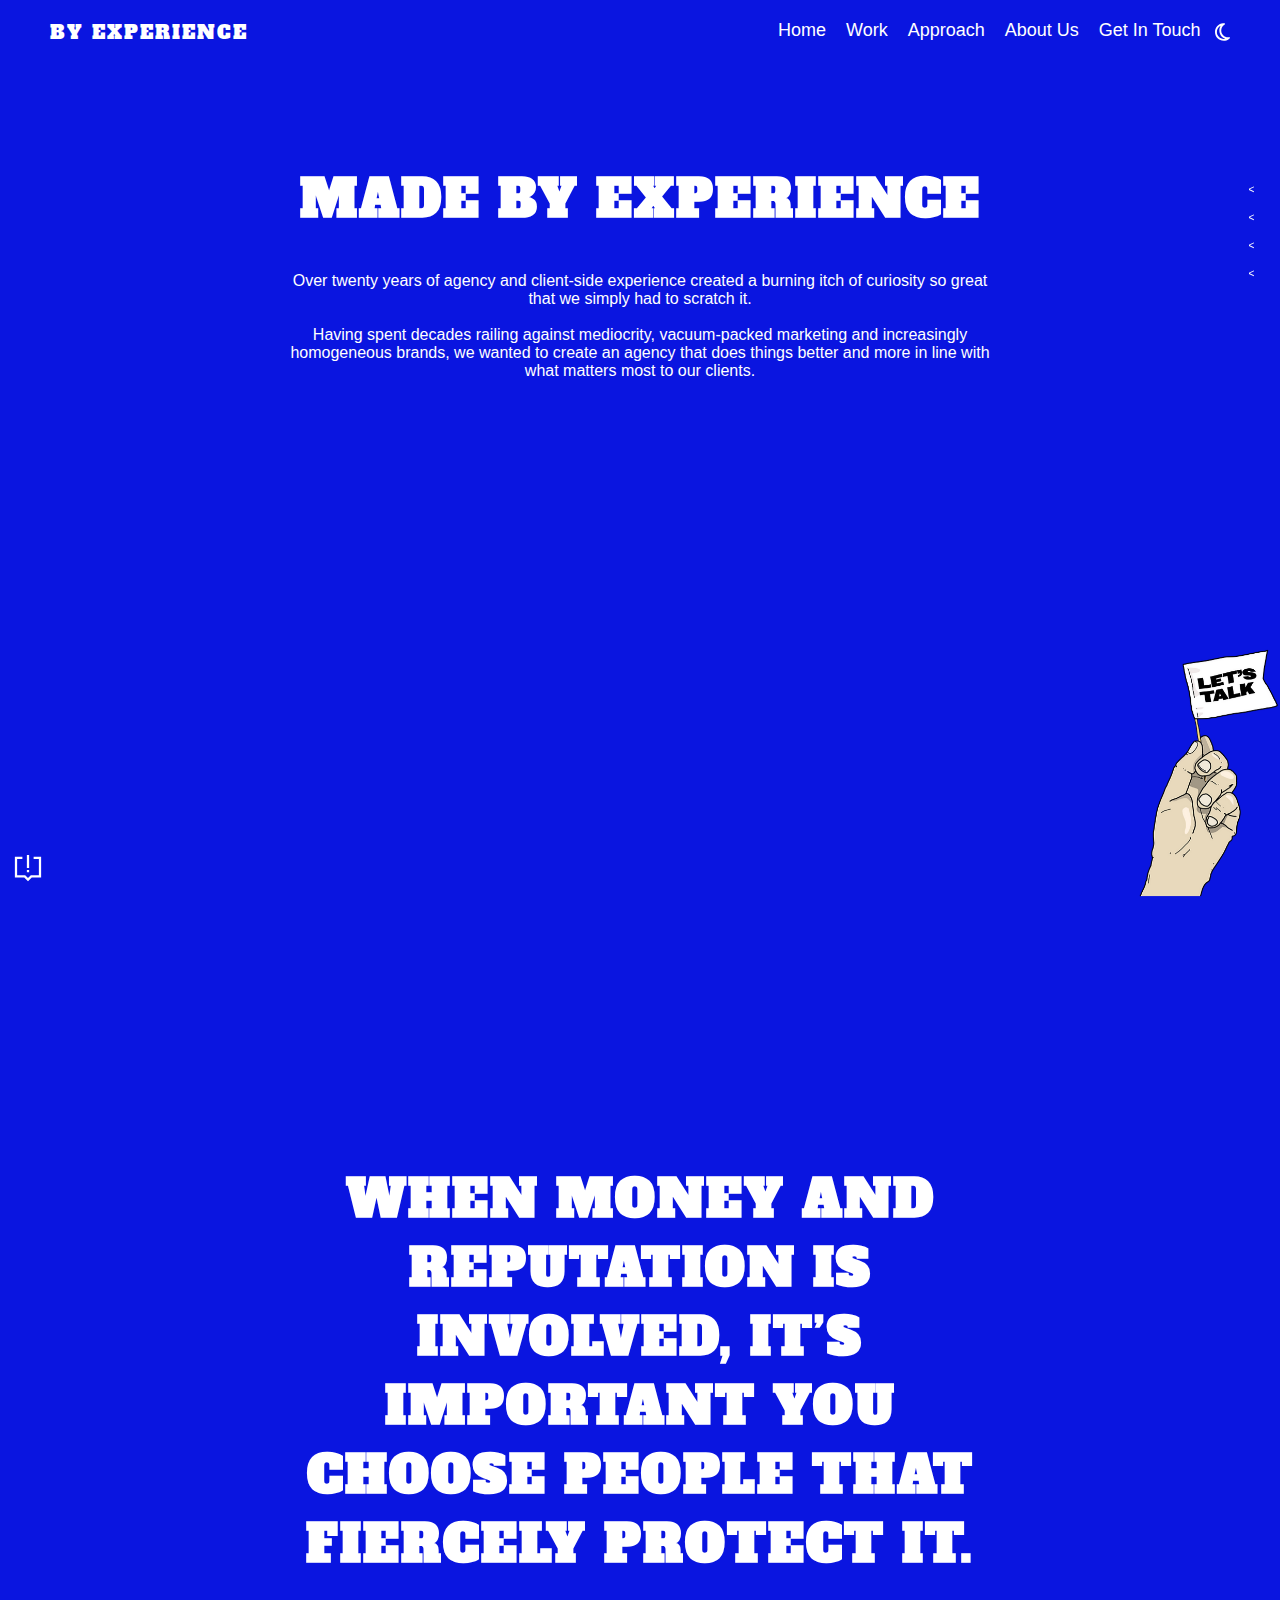
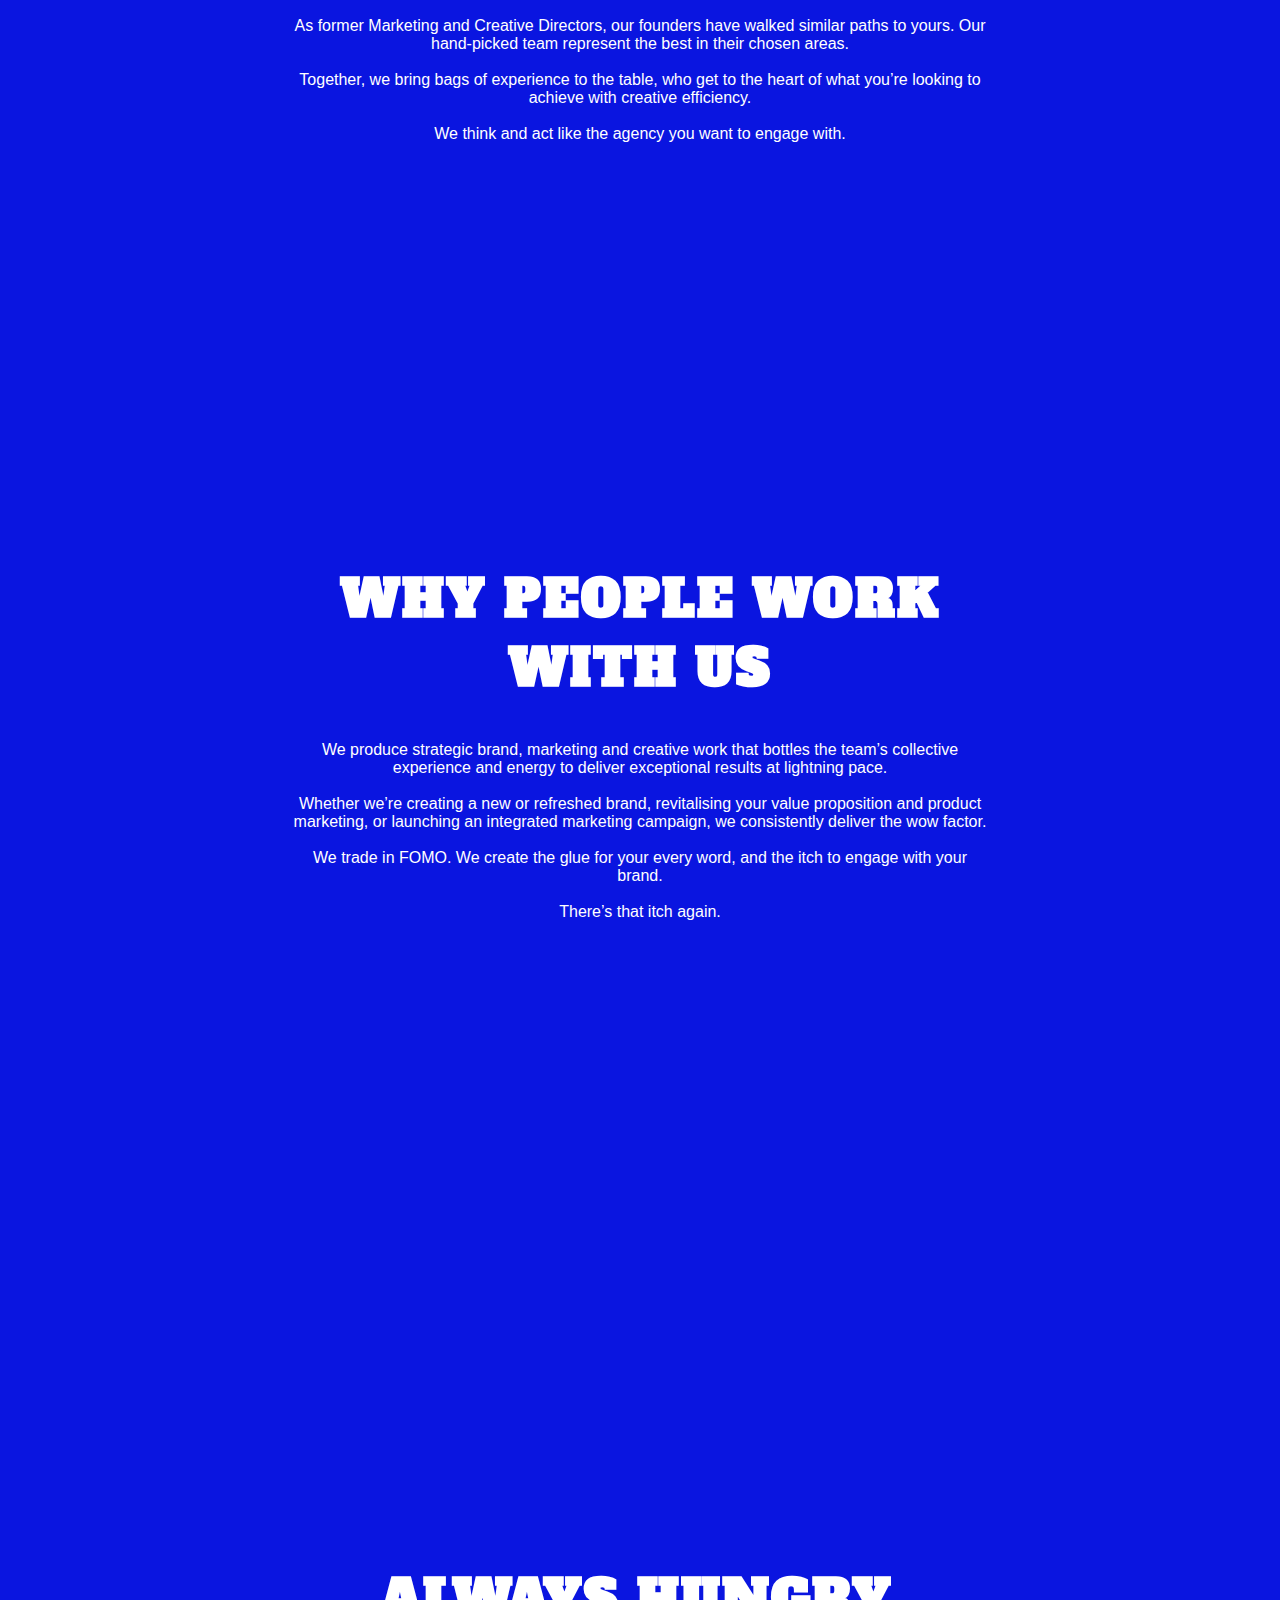
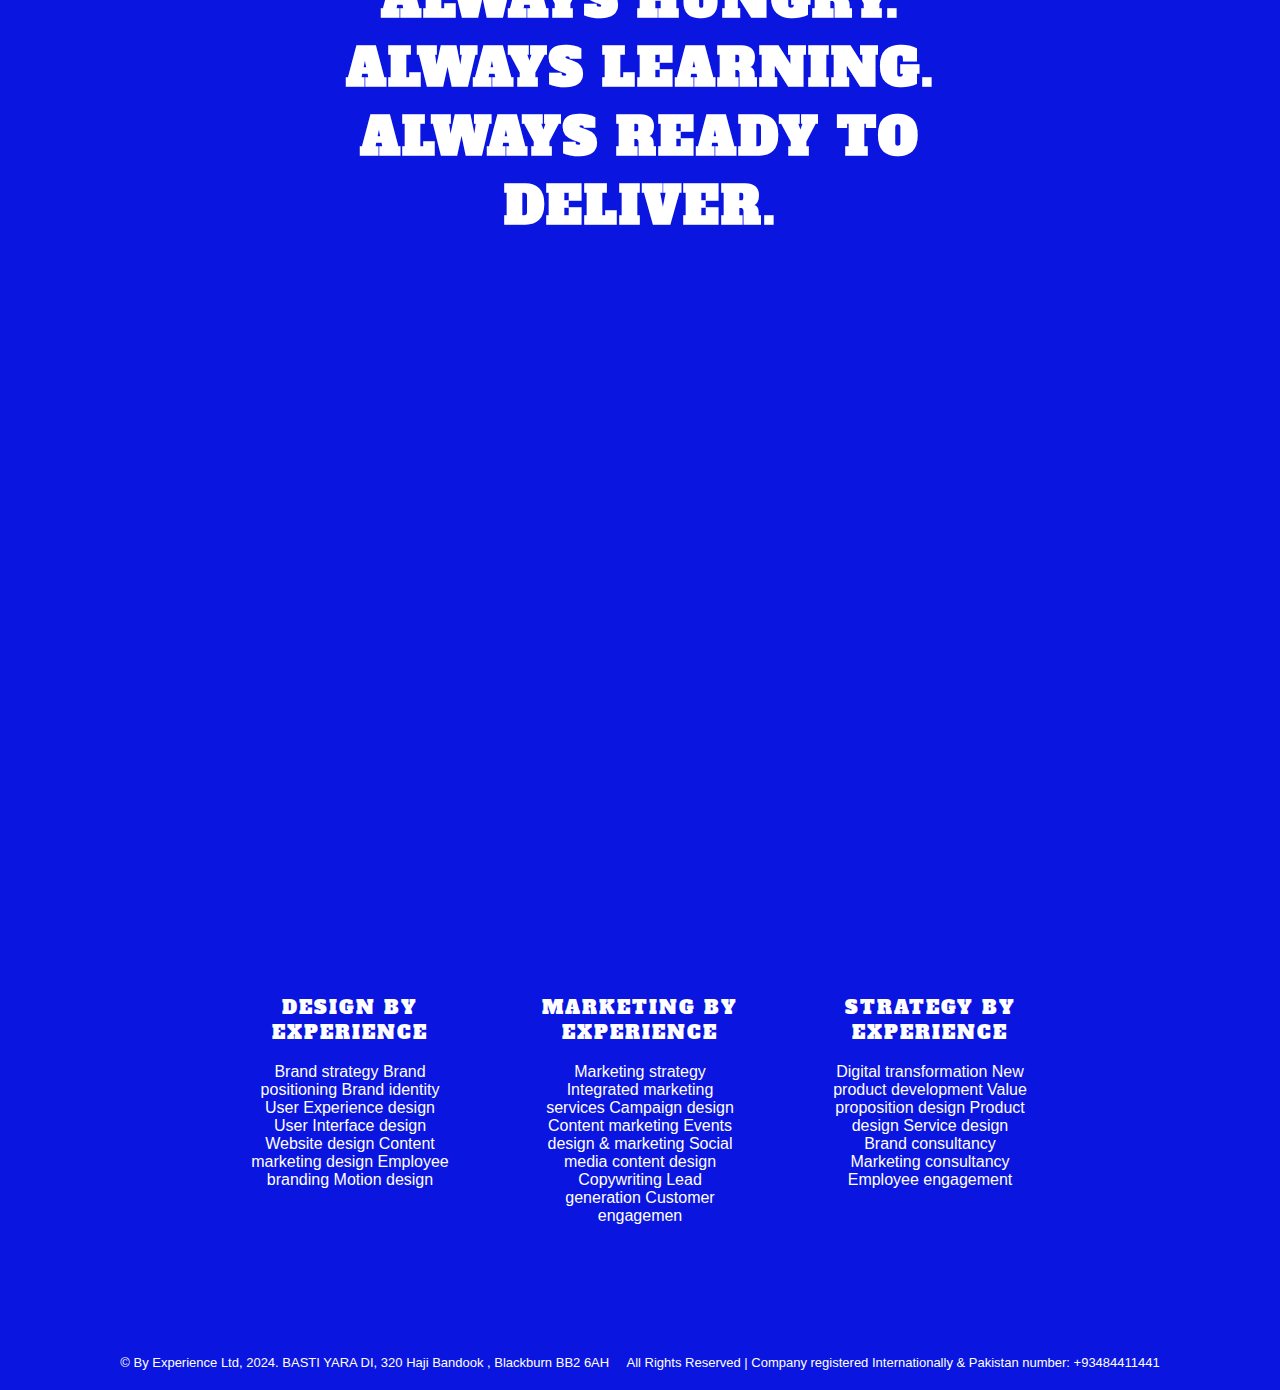
<file: about.html>
<!DOCTYPE html>
<html lang="en">
  <head>
    <meta charset="UTF-8" />
    <meta name="viewport" content="width=device-width, initial-scale=1.0" />
    <link
      rel="stylesheet"
      href="https://cdnjs.cloudflare.com/ajax/libs/font-awesome/6.5.1/css/all.min.css"
      integrity="sha512-DTOQO9RWCH3ppGqcWaEA1BIZOC6xxalwEsw9c2QQeAIftl+Vegovlnee1c9QX4TctnWMn13TZye+giMm8e2LwA=="
      crossorigin="anonymous"
      referrerpolicy="no-referrer"
    />
    <link rel="stylesheet" href="style.css" />
    <title>By Experience</title>
  </head>
  <body>
    <div class="navbar">
      <div class="logo">
        <h3>BY EXPERIENCE</h3>
      </div>
      <div class="nav">
        <a href="index.html">Home</a><a href="work.html">Work</a
        ><a href="approach.html">Approach</a><a href="about.html">About Us</a
        ><a href="touch.html">Get In Touch</a> <img id="modes" src="svg/moon-regular (1).svg" alt="">
      </div>
      <div class="icons">
        <ul>
          <li><i class="fa-brands fa-twitter"></i></li>
          <li><i class="fa-brands fa-instagram"></i></li>
          <li><i class="fa-brands fa-github"></i></li>
          <li><i class="fa-brands fa-linkedin"></i></li>
        </ul>
      </div>
    </div>
    <div class="aboutpage">
        <h1>MADE BY EXPERIENCE
        </h1>
        <br />
        <p>
            Over twenty years of agency and client-side experience created a burning itch of curiosity so great that we simply had to scratch it.
        </p><br>
        <p>
            Having spent decades railing against mediocrity, vacuum-packed marketing and increasingly homogeneous brands, we wanted to create an agency that does things better and more in line with what matters most to our clients.
        </p>
      </div>
      <div class="aboutpage">
        <h1>WHEN MONEY AND REPUTATION IS INVOLVED, IT’S IMPORTANT YOU CHOOSE PEOPLE THAT FIERCELY PROTECT IT.
        </h1>
        <br />
        <p>
            As former Marketing and Creative Directors, our founders have walked similar paths to yours. Our hand-picked team represent the best in their chosen areas.
        </p>
        <br>
        <p>
            Together, we bring bags of experience to the table, who get to the heart of what you’re looking to achieve with creative efficiency.
        </p>
        <br>
        <p>
            We think and act like the agency you want to engage with.
        </p>
      </div>
      <div class="aboutpage">
        <h1>WHY PEOPLE WORK WITH US
        </h1>
        <br />
        <p>
            We produce strategic brand, marketing and creative work that bottles the team’s collective experience and energy to deliver exceptional results at lightning pace.
        </p>
        <br>
        <p>
            Whether we’re creating a new or refreshed brand, revitalising your value proposition and product marketing, or launching an integrated marketing campaign, we consistently deliver the wow factor.
        </p><br>
        <p>
            We trade in FOMO. We create the glue for your every word, and the itch to engage with your brand.
        </p>
        <br>
        <p>
            There’s that itch again.
        </p>
      </div>

    
    <div class="aboutpage">
        <h1>ALWAYS HUNGRY. ALWAYS LEARNING. ALWAYS READY TO DELIVER.
        </h1>
        <br/>
      </div>
      <div class="cards">
        <div class="card">
          <h3>DESIGN BY EXPERIENCE</h3>
          <br />
          <p>
              Brand strategy
  
              Brand positioning
              
              Brand identity
              
              User Experience design
              
              User Interface design
              
              Website design
              
              Content marketing design
              
              Employee branding
              
              Motion design
          </p>
        </div>
        <div class="card">
          <h3>MARKETING BY EXPERIENCE</h3>
          <br />
          <p>
              Marketing strategy
  
              Integrated marketing services
              
              Campaign design
              
              Content marketing
              
              Events design & marketing
              
              Social media content design
              
              Copywriting
              
              Lead generation
              
              Customer engagemen
          </p>
        </div>
        <div class="card">
          <h3>STRATEGY BY EXPERIENCE</h3>
          <br />
          <p>
              Digital transformation
  
              New product development
              
              Value proposition design
              
              Product design
              
              Service design
              
              Brand consultancy
              
              Marketing consultancy
              
              Employee engagement
          </p>
        </div>
      </div>
  
      <footer>
        <p>
          © By Experience Ltd, 2024. BASTI YARA DI, 320 Haji Bandook , Blackburn
          BB2 6AH &nbsp;&nbsp;&nbsp; All Rights Reserved | Company registered
          Internationally & Pakistan number: +93484411441
        </p>
      </footer>
     <script src="script.js"></script>
    </body>
    
    <div class="feedbackimage"><a href="feedback.html"><img src="images/feedback-backup-svgrepo-com.svg"></a>
      <span class="tooltiptext">Feedback</span></div> <div class="talkimage"><a href="touch.html"><img src="images/lets talk png.webp" alt=""></a></div>
    </head>
</file>
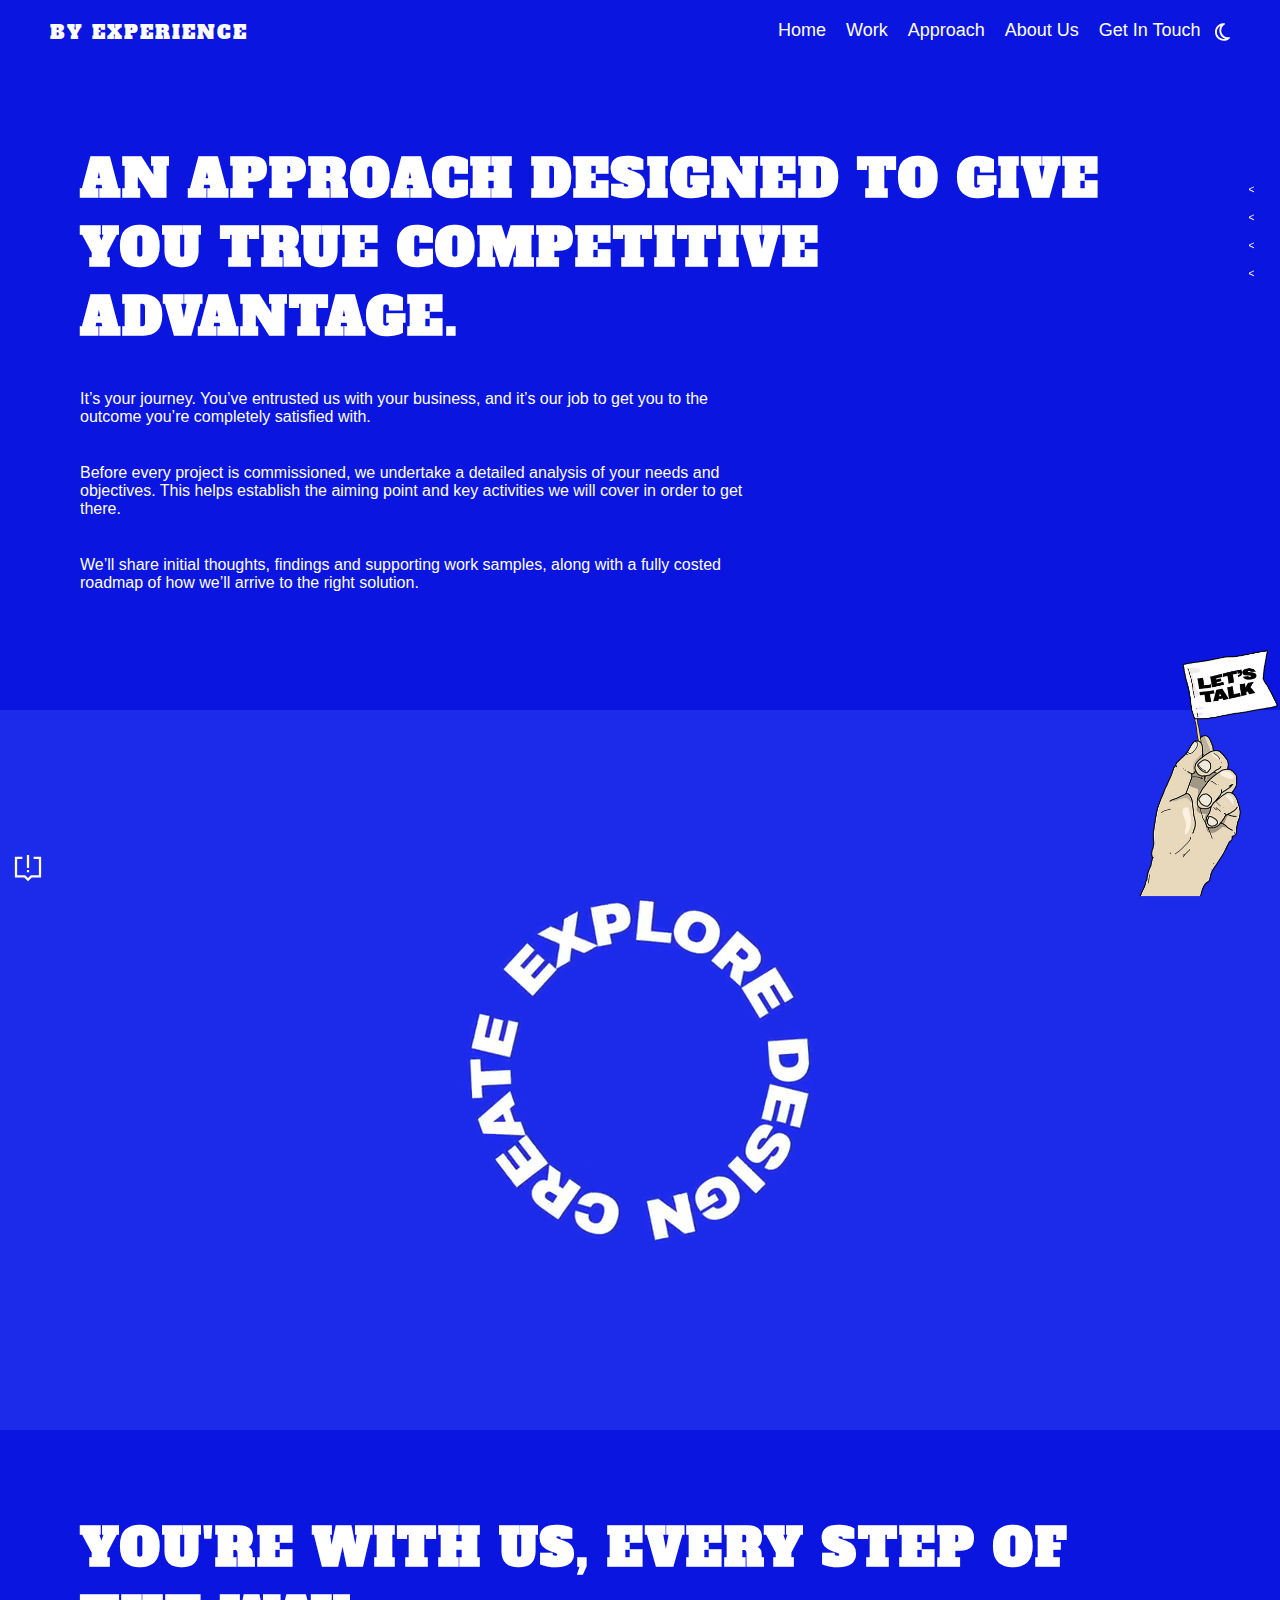
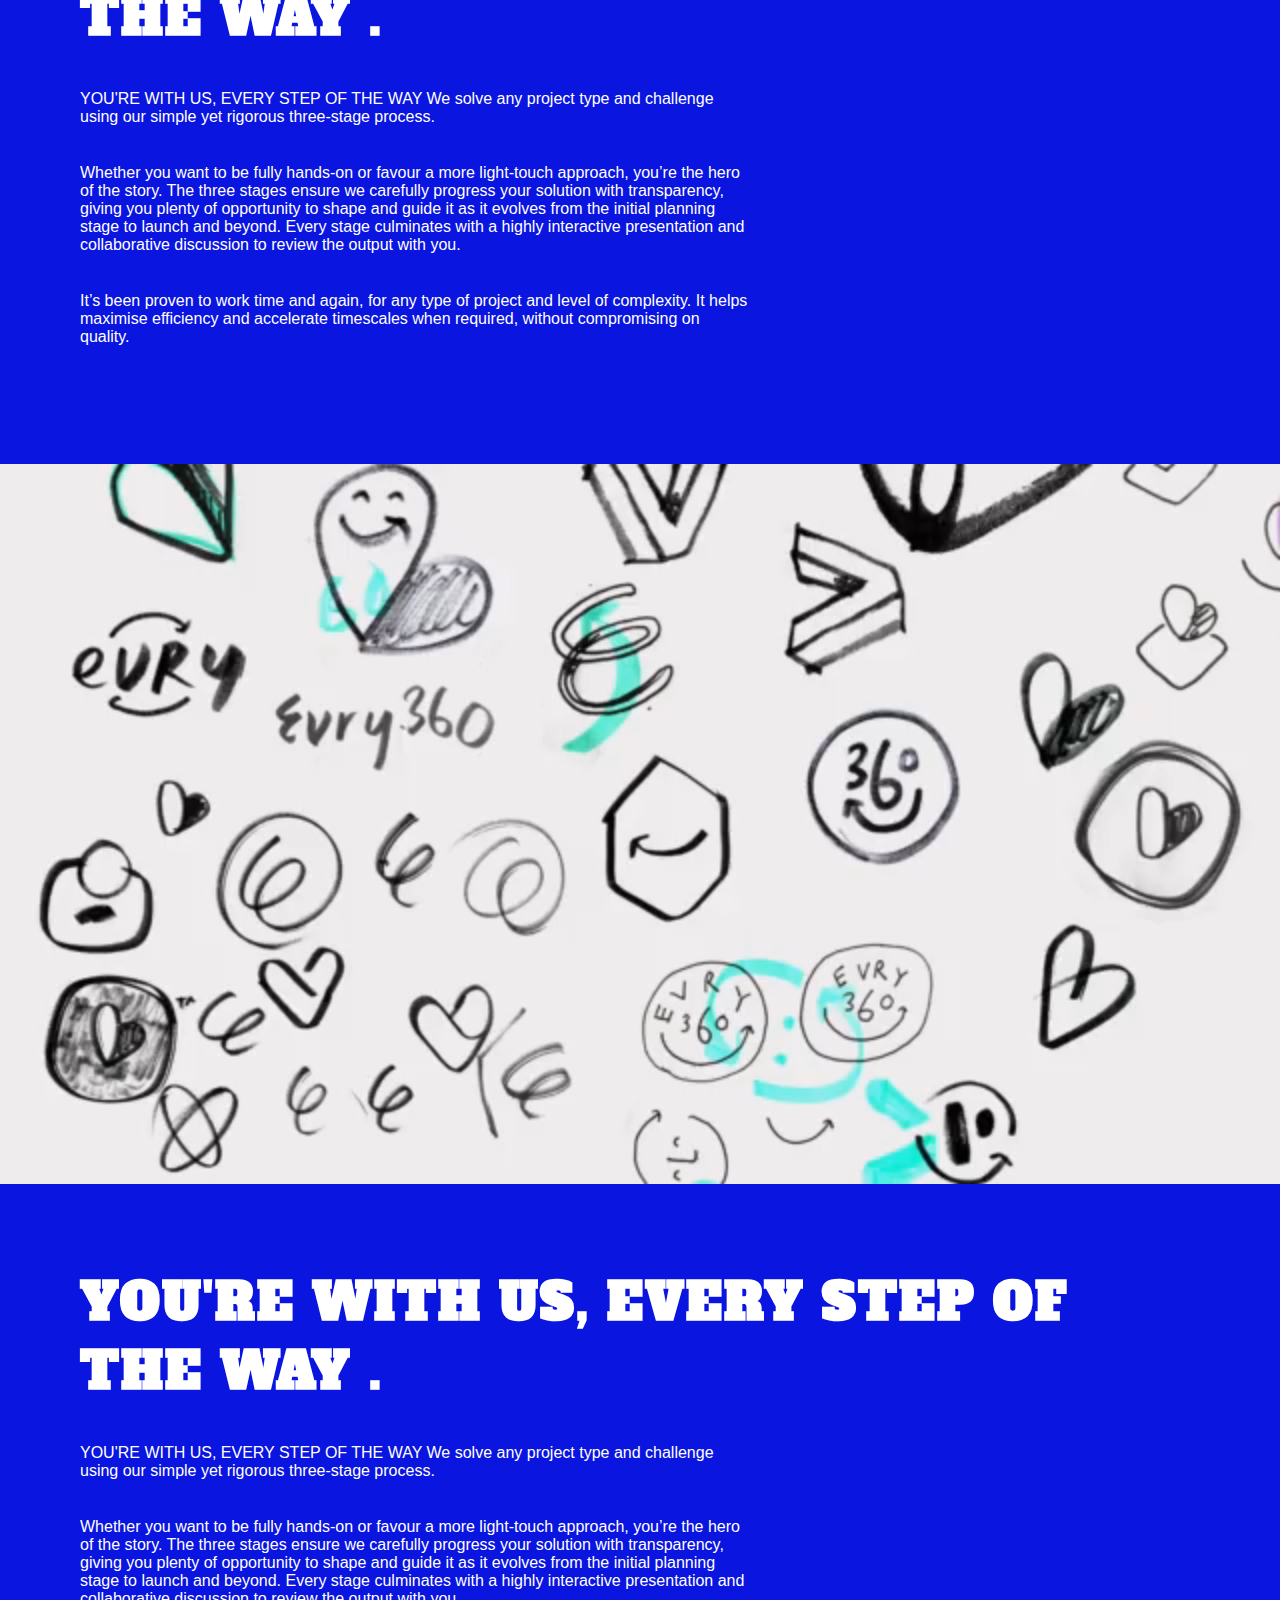
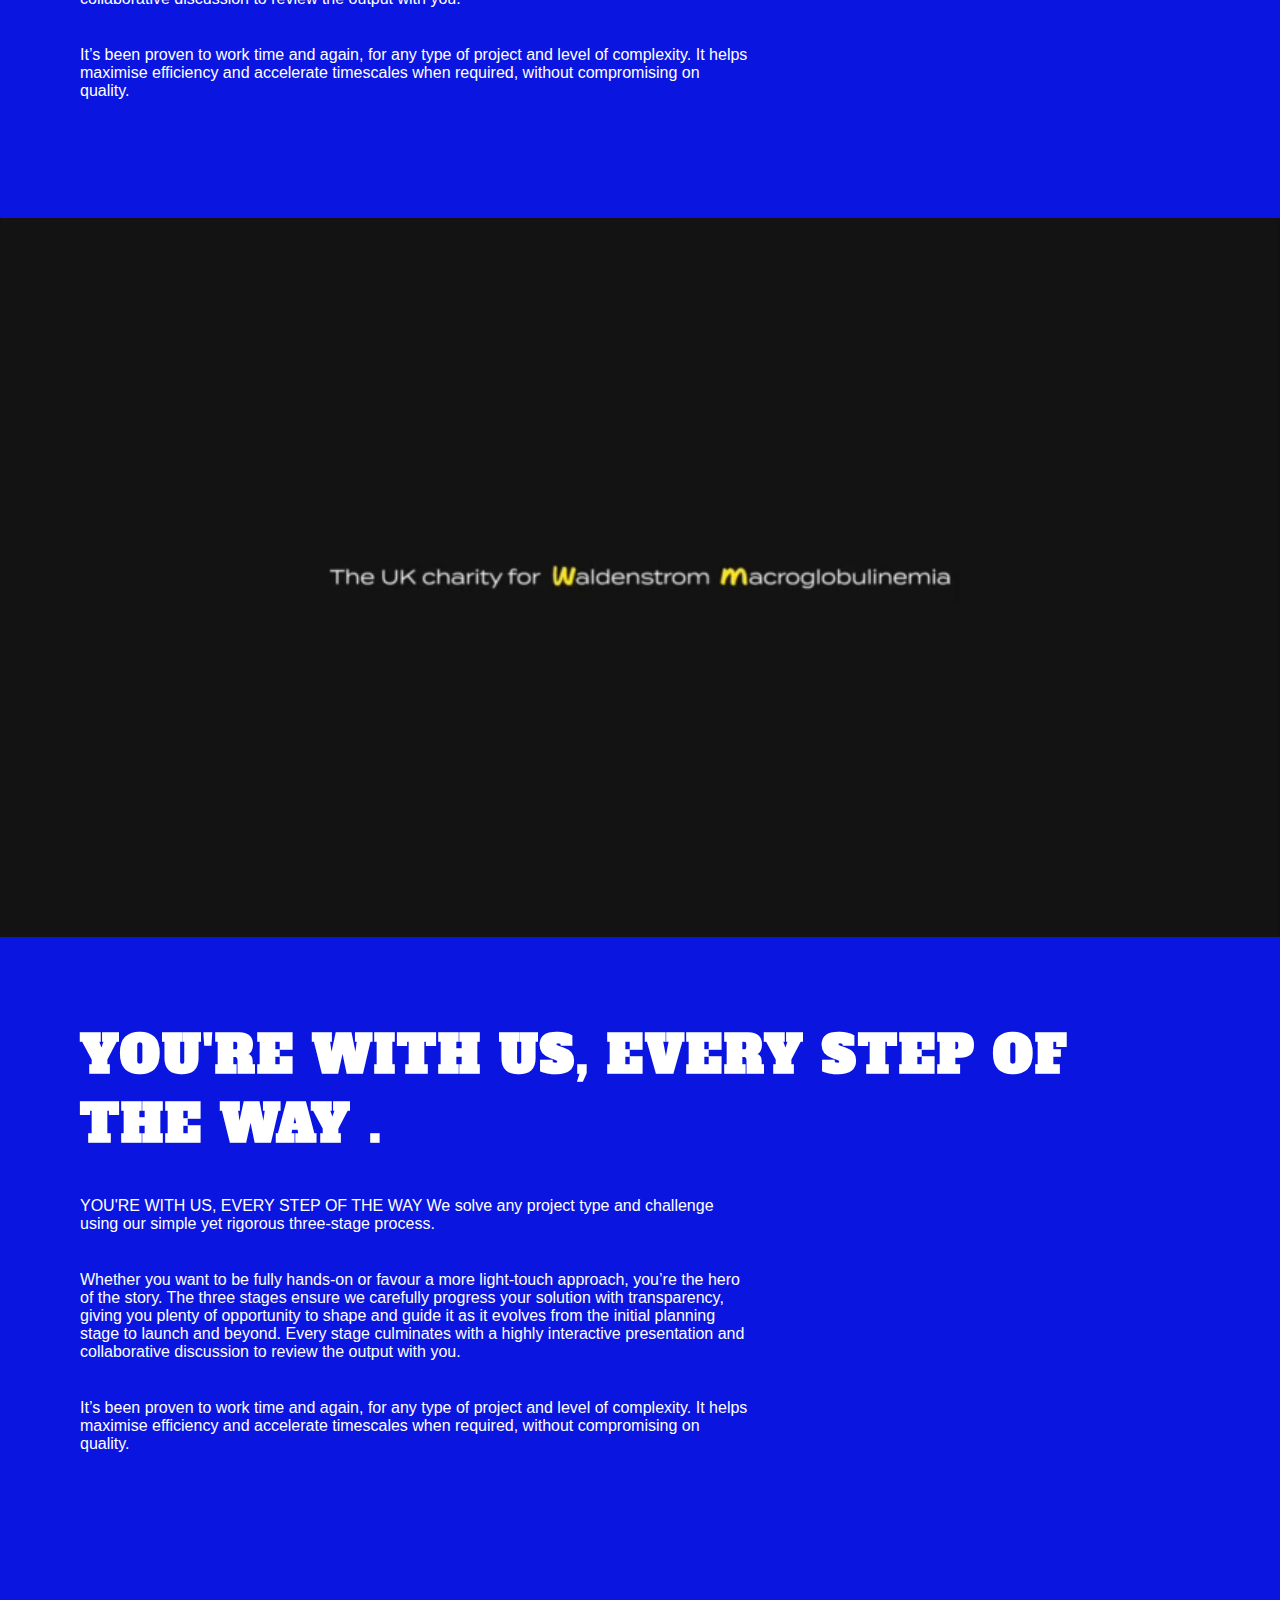
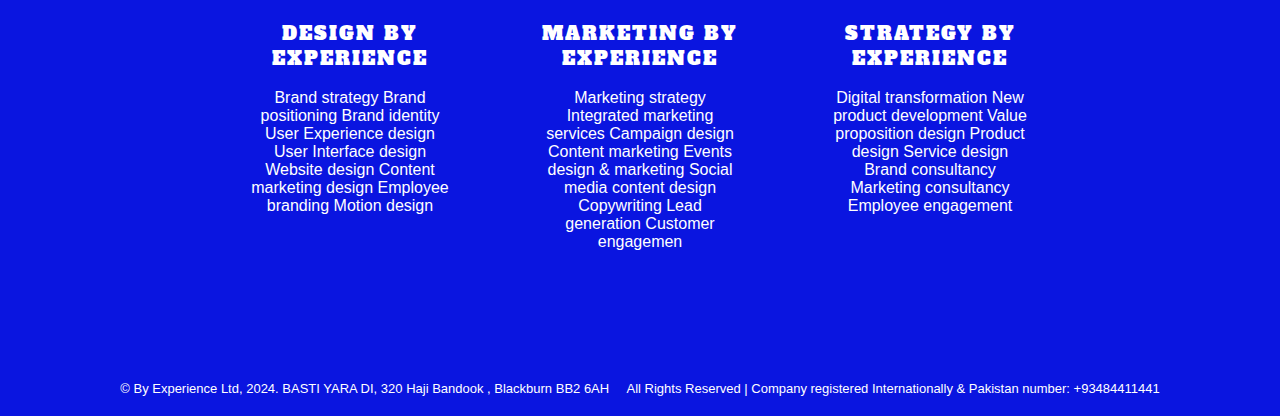
<file: approach.html>
<!DOCTYPE html>
<html lang="en">
<head>
    <meta charset="UTF-8">
    <meta name="viewport" content="width=device-width, initial-scale=1.0">
    <link
    rel="stylesheet"
    href="https://cdnjs.cloudflare.com/ajax/libs/font-awesome/6.5.1/css/all.min.css"
    integrity="sha512-DTOQO9RWCH3ppGqcWaEA1BIZOC6xxalwEsw9c2QQeAIftl+Vegovlnee1c9QX4TctnWMn13TZye+giMm8e2LwA=="
    crossorigin="anonymous"
    referrerpolicy="no-referrer"
  />
  <link rel="stylesheet" href="style.css" />
    <title>Document</title>
</head>
<body>
    <div class="navbar">
        <div class="logo">
          <h3>BY EXPERIENCE</h3>
        </div>
        <div class="nav">
          <a href="index.html">Home</a><a href="work.html">Work</a
          ><a href="approach.html">Approach</a><a href="about.html">About Us</a
          ><a href="touch.html">Get In Touch</a>  <img id="modes" src="svg/moon-regular (1).svg" alt="">
        </div>
        <div class="hamburger">
          <i class="fa-regular fa-bars"></i>
        </div>
      </div>
      <div class="icons">
        <ul>
          <li><i class="fa-brands fa-twitter"></i></li>
          <li><i class="fa-brands fa-instagram"></i></li>
          <li><i class="fa-brands fa-github"></i></li>
          <li><i class="fa-brands fa-linkedin"></i></li>
        </ul>
      </div>
    <div class="approachmain">
        <h1>
            AN APPROACH DESIGNED TO GIVE YOU TRUE COMPETITIVE ADVANTAGE.</h1><br>
            <p>
                It’s your journey. You’ve entrusted us with your business, and it’s our job to get you to the outcome you’re completely satisfied with.
                
            </p><br>
            <p> 
                Before every project is commissioned, we undertake a detailed analysis of your needs and objectives. This helps establish the aiming point and key activities we will cover in order to get there.
            </p><br>
                 
            <p> 
                We’ll share initial thoughts, findings and supporting work samples, along with a fully costed roadmap of how we’ll arrive to the right solution.</p><br>
    </div>
    <div class="approachvideo">
        <video src="videos/file (4).mp4" autoplay loop muted height="100%" width="100%"></video>
    </div>
    <div class="approachscnd">
        <h1>
            YOU'RE WITH US, EVERY STEP OF THE WAY
.</h1><br>
            <p>
               
YOU'RE WITH US, EVERY STEP OF THE WAY
We solve any project type and challenge using our simple yet rigorous three-stage process.
                
            </p><br>
            <p> 
                Whether you want to be fully hands-on or favour a more light-touch approach, you’re the hero of the story. The three stages ensure we carefully progress your solution with transparency, giving you plenty of opportunity to shape and guide it as it evolves from the initial planning stage to launch and beyond. Every stage culminates with a highly interactive presentation and collaborative discussion to review the output with you.


            </p><br>
                 
            <p> 
                It’s been proven to work time and again, for any type of project and level of complexity. It helps maximise efficiency and accelerate timescales when required, without compromising on quality.

</p><br>
    </div>
    <div class="approachvideotwo">
        <video src="videos/file (2).mp4" autoplay loop muted height="100%" width="100%"></video>
    </div>
    <div class="approachscndtwo">
        <h1>
            YOU'RE WITH US, EVERY STEP OF THE WAY
.</h1><br>
            <p>
               
YOU'RE WITH US, EVERY STEP OF THE WAY
We solve any project type and challenge using our simple yet rigorous three-stage process.
                
            </p><br>
            <p> 
                Whether you want to be fully hands-on or favour a more light-touch approach, you’re the hero of the story. The three stages ensure we carefully progress your solution with transparency, giving you plenty of opportunity to shape and guide it as it evolves from the initial planning stage to launch and beyond. Every stage culminates with a highly interactive presentation and collaborative discussion to review the output with you.


            </p><br>
                 
            <p> 
                It’s been proven to work time and again, for any type of project and level of complexity. It helps maximise efficiency and accelerate timescales when required, without compromising on quality.

</p><br>
    </div>
    <div class="approachvideothree">
        <video src="videos/file (3).mp4" autoplay loop muted height="100%" width="100%"></video>
    </div>
    <div class="approachscndthree">
        <h1>
            YOU'RE WITH US, EVERY STEP OF THE WAY
.</h1><br>
            <p>
               
YOU'RE WITH US, EVERY STEP OF THE WAY
We solve any project type and challenge using our simple yet rigorous three-stage process.
                
            </p><br>
            <p> 
                Whether you want to be fully hands-on or favour a more light-touch approach, you’re the hero of the story. The three stages ensure we carefully progress your solution with transparency, giving you plenty of opportunity to shape and guide it as it evolves from the initial planning stage to launch and beyond. Every stage culminates with a highly interactive presentation and collaborative discussion to review the output with you.


            </p><br>
                 
            <p> 
                It’s been proven to work time and again, for any type of project and level of complexity. It helps maximise efficiency and accelerate timescales when required, without compromising on quality.

</p><br>
    </div>
    <div class="cards">
        <div class="card">
          <h3>DESIGN BY EXPERIENCE</h3>
          <br />
          <p>
              Brand strategy
  
              Brand positioning
              
              Brand identity
              
              User Experience design
              
              User Interface design
              
              Website design
              
              Content marketing design
              
              Employee branding
              
              Motion design
          </p>
        </div>
        <div class="card">
          <h3>MARKETING BY EXPERIENCE</h3>
          <br />
          <p>
              Marketing strategy
  
              Integrated marketing services
              
              Campaign design
              
              Content marketing
              
              Events design & marketing
              
              Social media content design
              
              Copywriting
              
              Lead generation
              
              Customer engagemen
          </p>
        </div>
        <div class="card">
          <h3>STRATEGY BY EXPERIENCE</h3>
          <br />
          <p>
              Digital transformation
  
              New product development
              
              Value proposition design
              
              Product design
              
              Service design
              
              Brand consultancy
              
              Marketing consultancy
              
              Employee engagement
          </p>
        </div>
      </div>
  
      <footer>
        <p>
          © By Experience Ltd, 2024. BASTI YARA DI, 320 Haji Bandook , Blackburn
          BB2 6AH &nbsp;&nbsp;&nbsp; All Rights Reserved | Company registered
          Internationally & Pakistan number: +93484411441
        </p>
      </footer>
      <script src="script.js"></script>
</body>

<div class="feedbackimage"><a href="feedback.html"><img src="images/feedback-backup-svgrepo-com.svg"></a>
  <span class="tooltiptext">Feedback</span></div><div class="talkimage"><a href="touch.html"><img src="images/lets talk png.webp" alt=""></a></div>

</html>
</file>
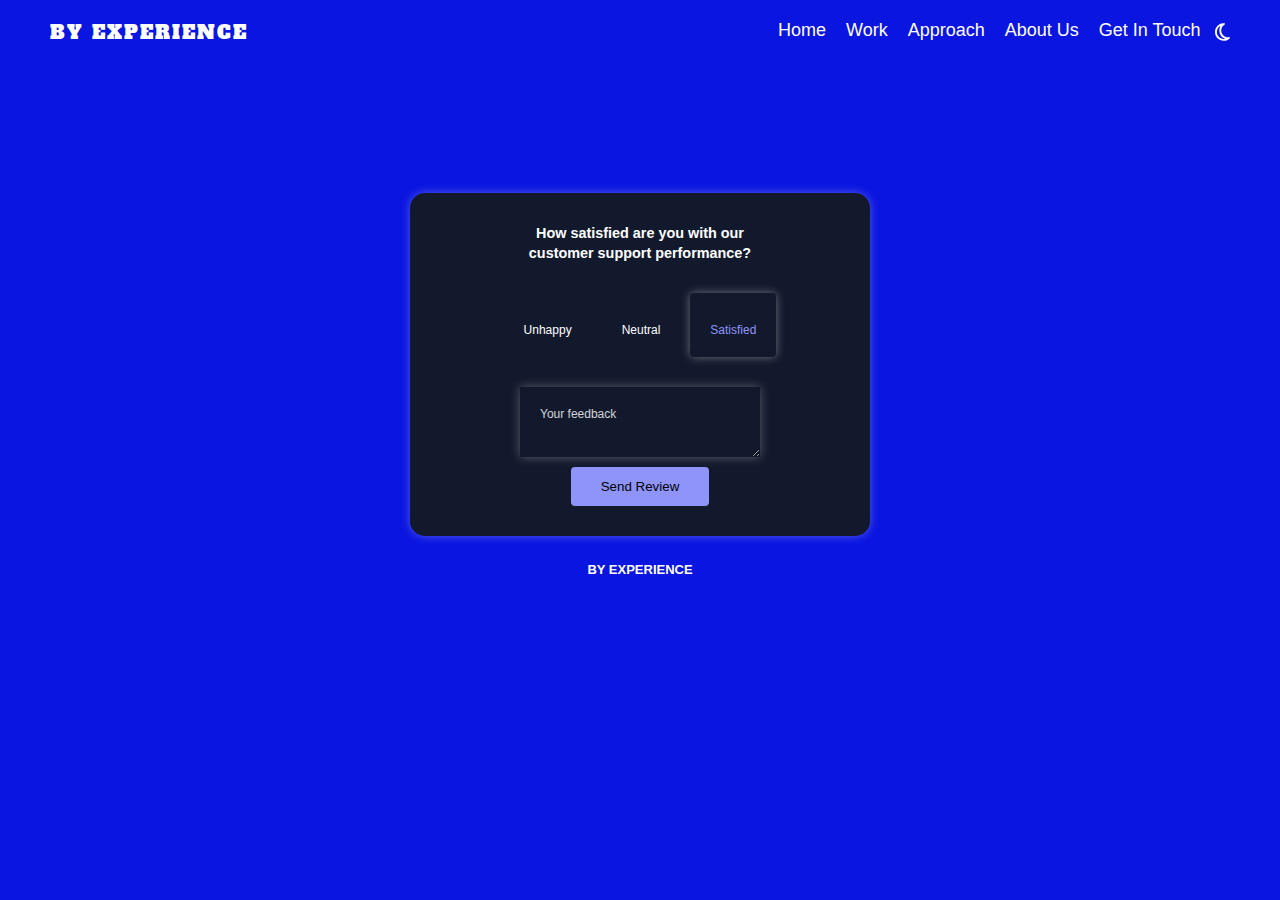
<file: feedback.html>
<!DOCTYPE html>
<html lang="en">
  <head>
    <meta charset="UTF-8" />
    <meta name="viewport" content="width=device-width, initial-scale=1.0" />
    <link
      rel="stylesheet"
      href="https://cdnjs.cloudflare.com/ajax/libs/font-awesome/6.5.1/css/all.min.css"
      integrity="sha512-DTOQO9RWCH3ppGqcWaEA1BIZOC6xxalwEsw9c2QQeAIftl+Vegovlnee1c9QX4TctnWMn13TZye+giMm8e2LwA=="
      crossorigin="anonymous"
      referrerpolicy="no-referrer"
    /> <link rel="stylesheet" href="style.css" />
    <title>By Experience/Your Feedback || Learning Robo</title>
  </head>
  <body>
    <div class="navbar">
      <div class="logo">
        <h3>BY EXPERIENCE</h3>
      </div>
      <div class="nav">
        <a href="index.html">Home</a><a href="work.html">Work</a
        ><a href="approach.html">Approach</a><a href="about.html">About Us</a
        ><a href="touch.html">Get In Touch</a>  <img id="modes" src="svg/moon-regular (1).svg" alt="">
      </div>
      <div class="hamburger">
        <i class="fa-solid fa-bars"></i>
      </div>
    </div>
    <div id="panel" class="panel-container">
      <strong>How satisfied are you with our <br /> customer support performance?</strong>
      <div class="ratings-container">
        <div class="rating">
          <i class="fa-regular fa-face-frown"></i>
          <small>Unhappy</small>
        </div>

        <div class="rating">
          <i class="fa-regular fa-face-meh"></i>
          <small>Neutral</small>
        </div>

        <div class="rating active">
          <i class="fa-regular fa-face-smile"></i>
          <small>Satisfied</small>
        </div>
      </div>
      <div class="feedbackmsg">
        <textarea name="feedbackmsg" id="feedbackmsg" placeholder="Your feedback"></textarea>
    </div>
      <button class="btn" id="send">Send Review</button>
    </div>
    <div class="credit"><h1>BY EXPERIENCE</h1></div>  
<script src="script.js"></script>
  </body>
</html>
</file>
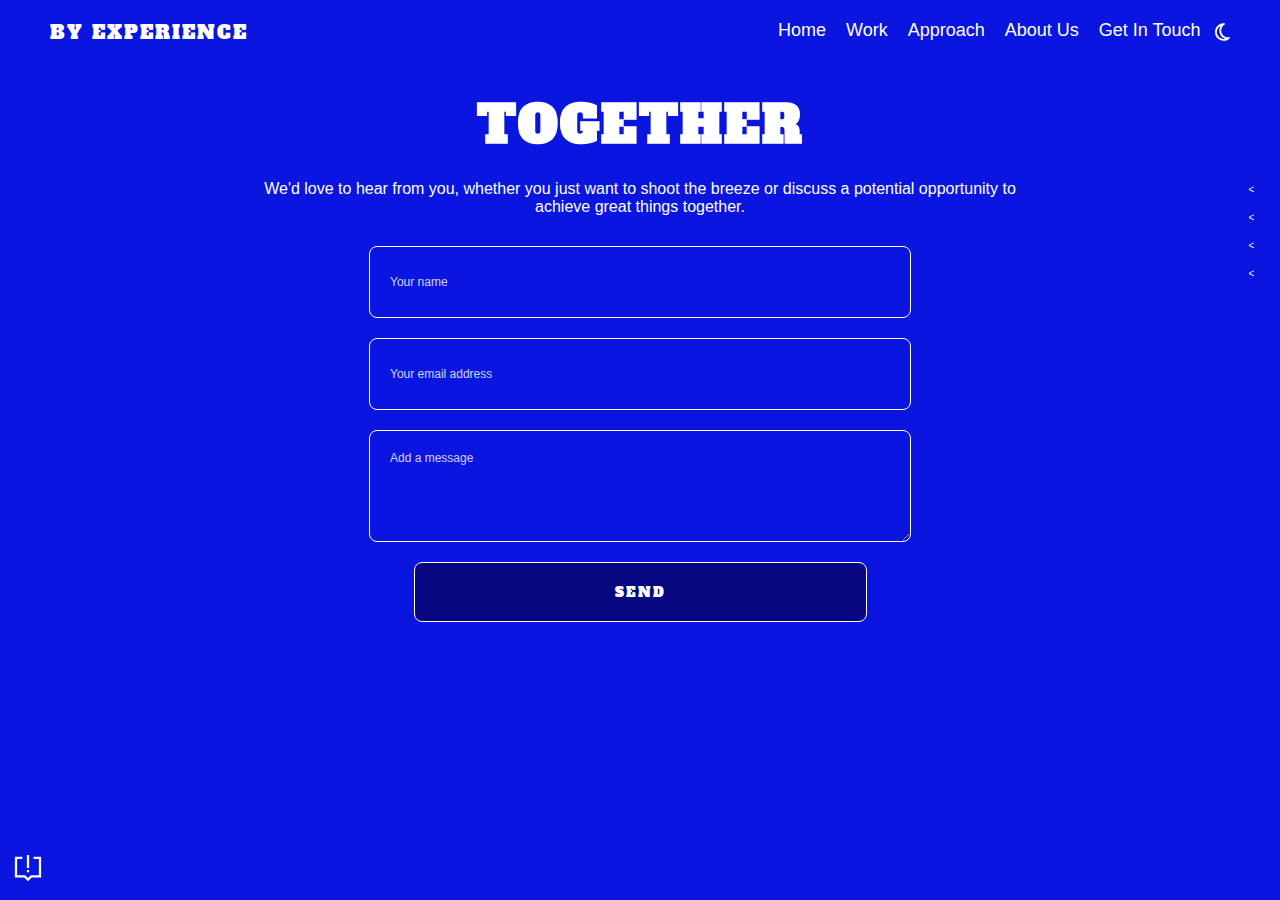
<file: touch.html>
<!DOCTYPE html>
<html lang="en">
  <head>
    <meta charset="UTF-8" />
    <meta name="viewport" content="width=device-width, initial-scale=1.0" />
    <link
      rel="stylesheet"
      href="https://cdnjs.cloudflare.com/ajax/libs/font-awesome/6.5.1/css/all.min.css"
      integrity="sha512-DTOQO9RWCH3ppGqcWaEA1BIZOC6xxalwEsw9c2QQeAIftl+Vegovlnee1c9QX4TctnWMn13TZye+giMm8e2LwA=="
      crossorigin="anonymous"
      referrerpolicy="no-referrer"
    />
    <link rel="stylesheet" href="style.css" />
    <title>Document</title>
  </head>
  <body>
    <div class="navbar">
      <div class="logo">
        <h3>BY EXPERIENCE</h3>
      </div>
      <div class="nav">
        <a href="index.html">Home</a><a href="work.html">Work</a
        ><a href="approach.html">Approach</a><a href="about.html">About Us</a
        ><a href="touch.html">Get In Touch</a>
        <img id="modes" src="svg/moon-regular (1).svg" alt="" />
      </div>
      <div class="hamburger">
        <i class="fa-solid fa-bars"></i>
      </div>
    </div>
    <div class="icons">
      <ul>
        <li><i class="fa-brands fa-twitter"></i></li>
        <li><i class="fa-brands fa-instagram"></i></li>
        <li><i class="fa-brands fa-github"></i></li>
        <li><i class="fa-brands fa-linkedin"></i></li>
      </ul>
    </div>
    <form action="https://api.web3forms.com/submit" method="POST">
      <div class="touch">
        <h1>TOGETHER</h1>
        <p>
          We'd love to hear from you, whether you just want to shoot the breeze
          or discuss a potential opportunity to achieve great things together.
        </p>
        <div class="touchdata">
          <input
            type="hidden"
            name="access_key"
            value="0fef9762-b4d9-4509-8077-ea935c40005f"
          />
          <input
            type="text"
            name="name"
            id="name"
            placeholder="Your name"
            required
          />
          <br />
          <input
            type="email"
            name="email"
            id="email"
            placeholder="Your email address"
            required
          />
          <br />
          <textarea
            name="message"
            id="message"
            placeholder="Add a message"
            required
          ></textarea
          ><br />
          <button type="submit">SEND</button>
          <br />
        </div>
      </div>
    </form>
    <script src="script.js"></script>
  </body>
  <div class="feedbackimage">
    <a href="feedback.html"
      ><img src="images/feedback-backup-svgrepo-com.svg"
    /></a>
    <span class="tooltiptext">Feedback</span>
  </div>
</html>
</file>
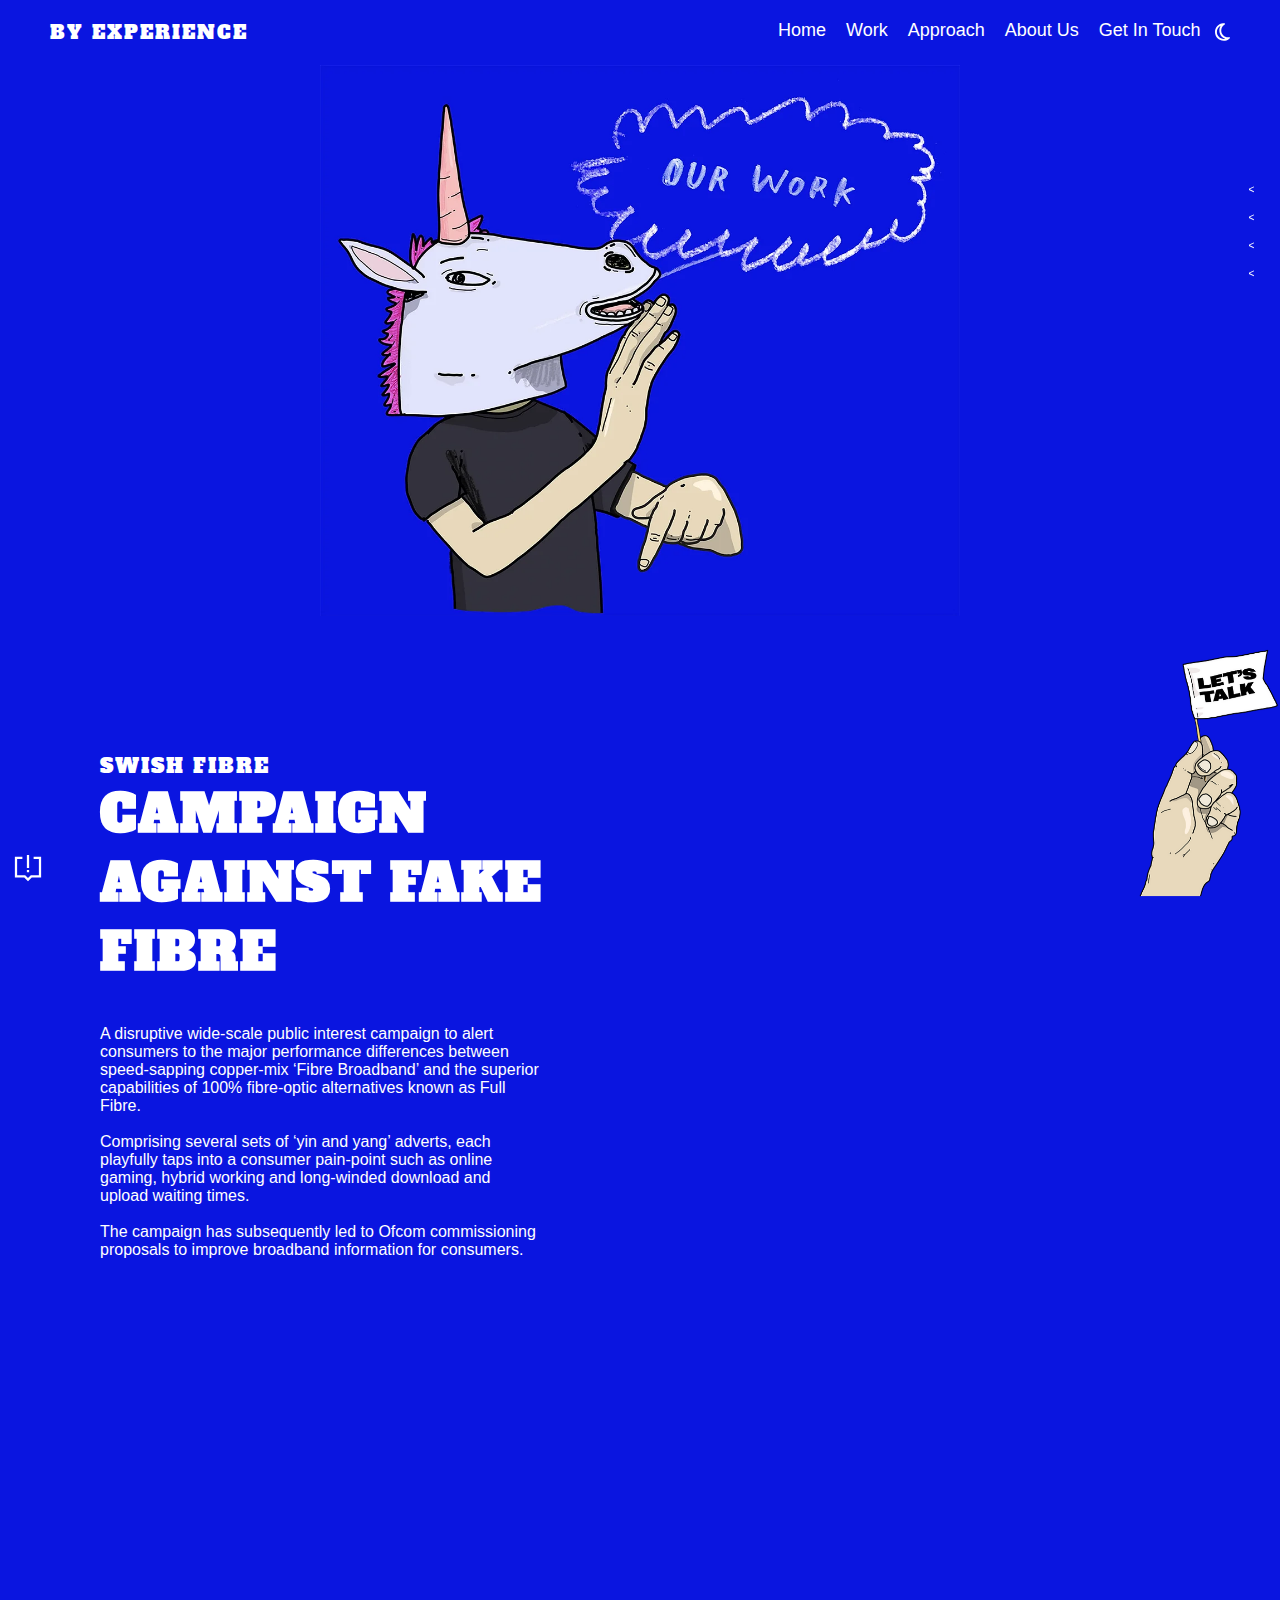
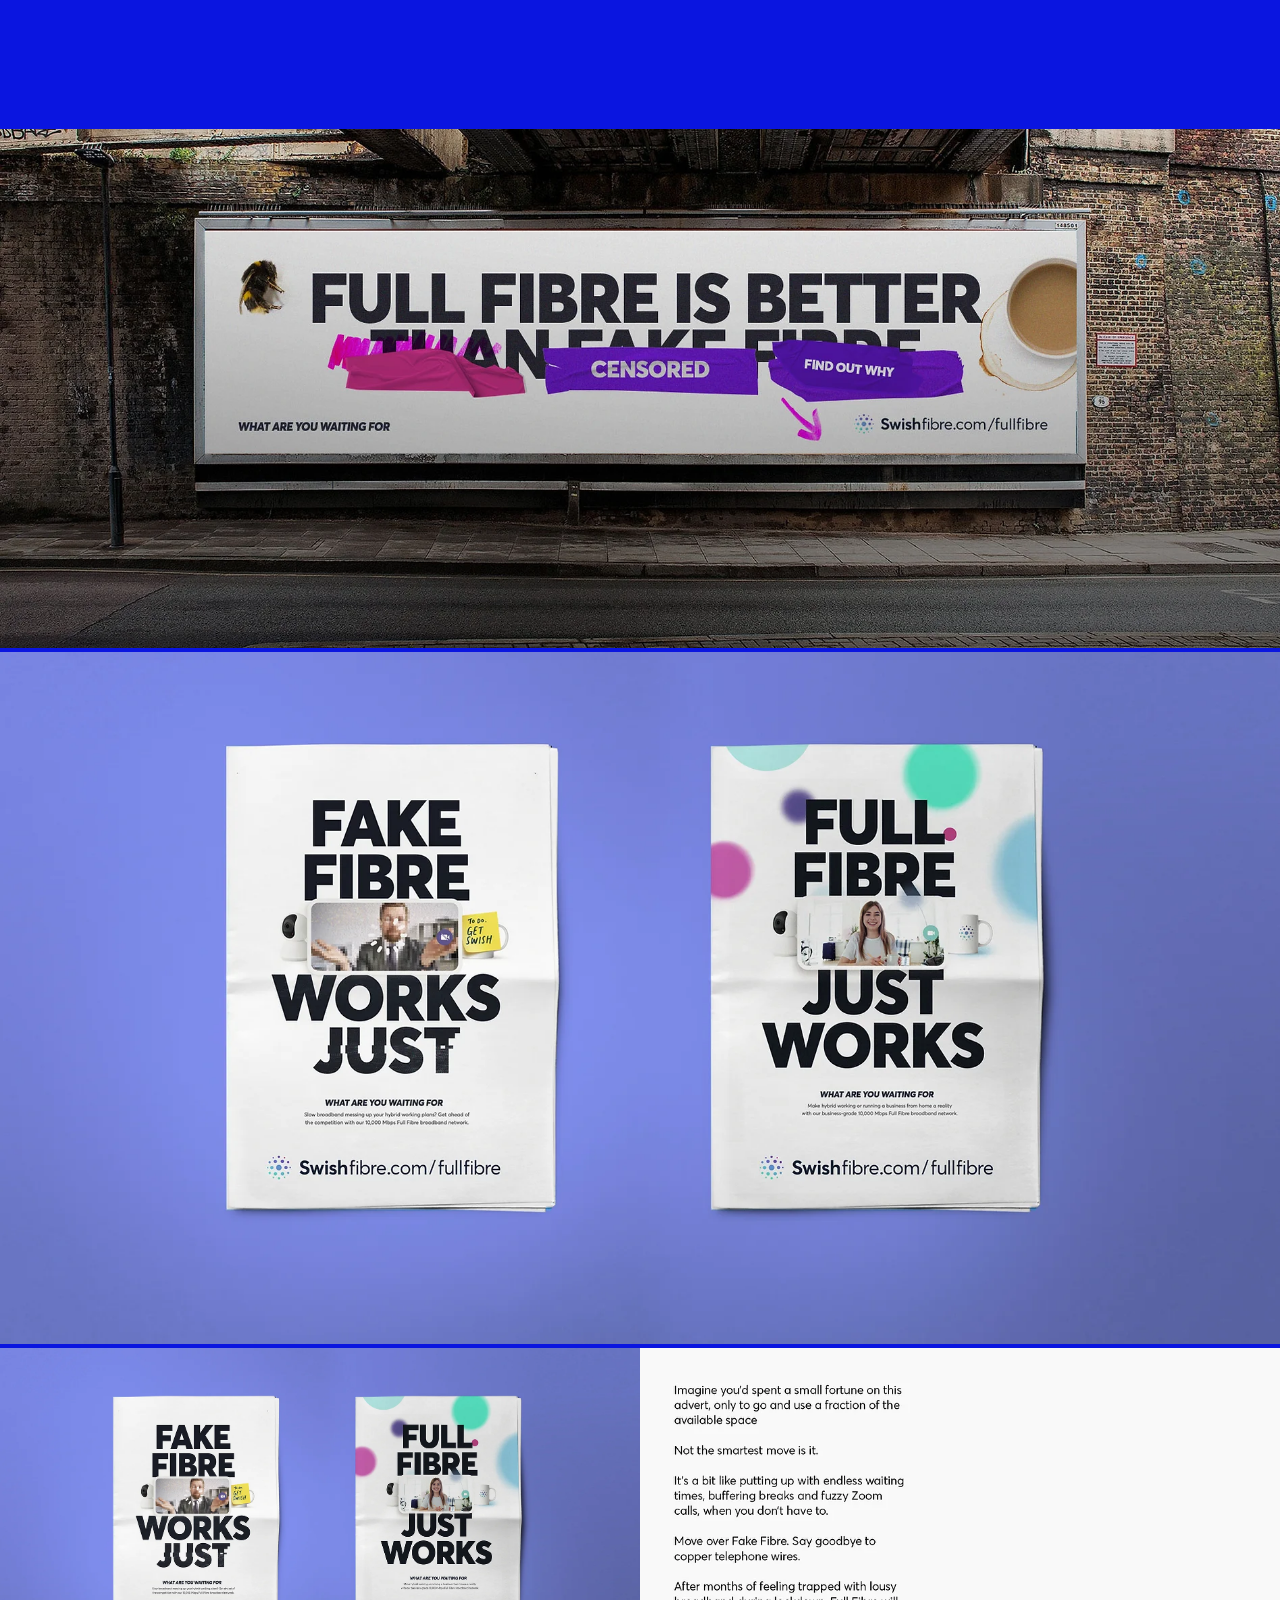
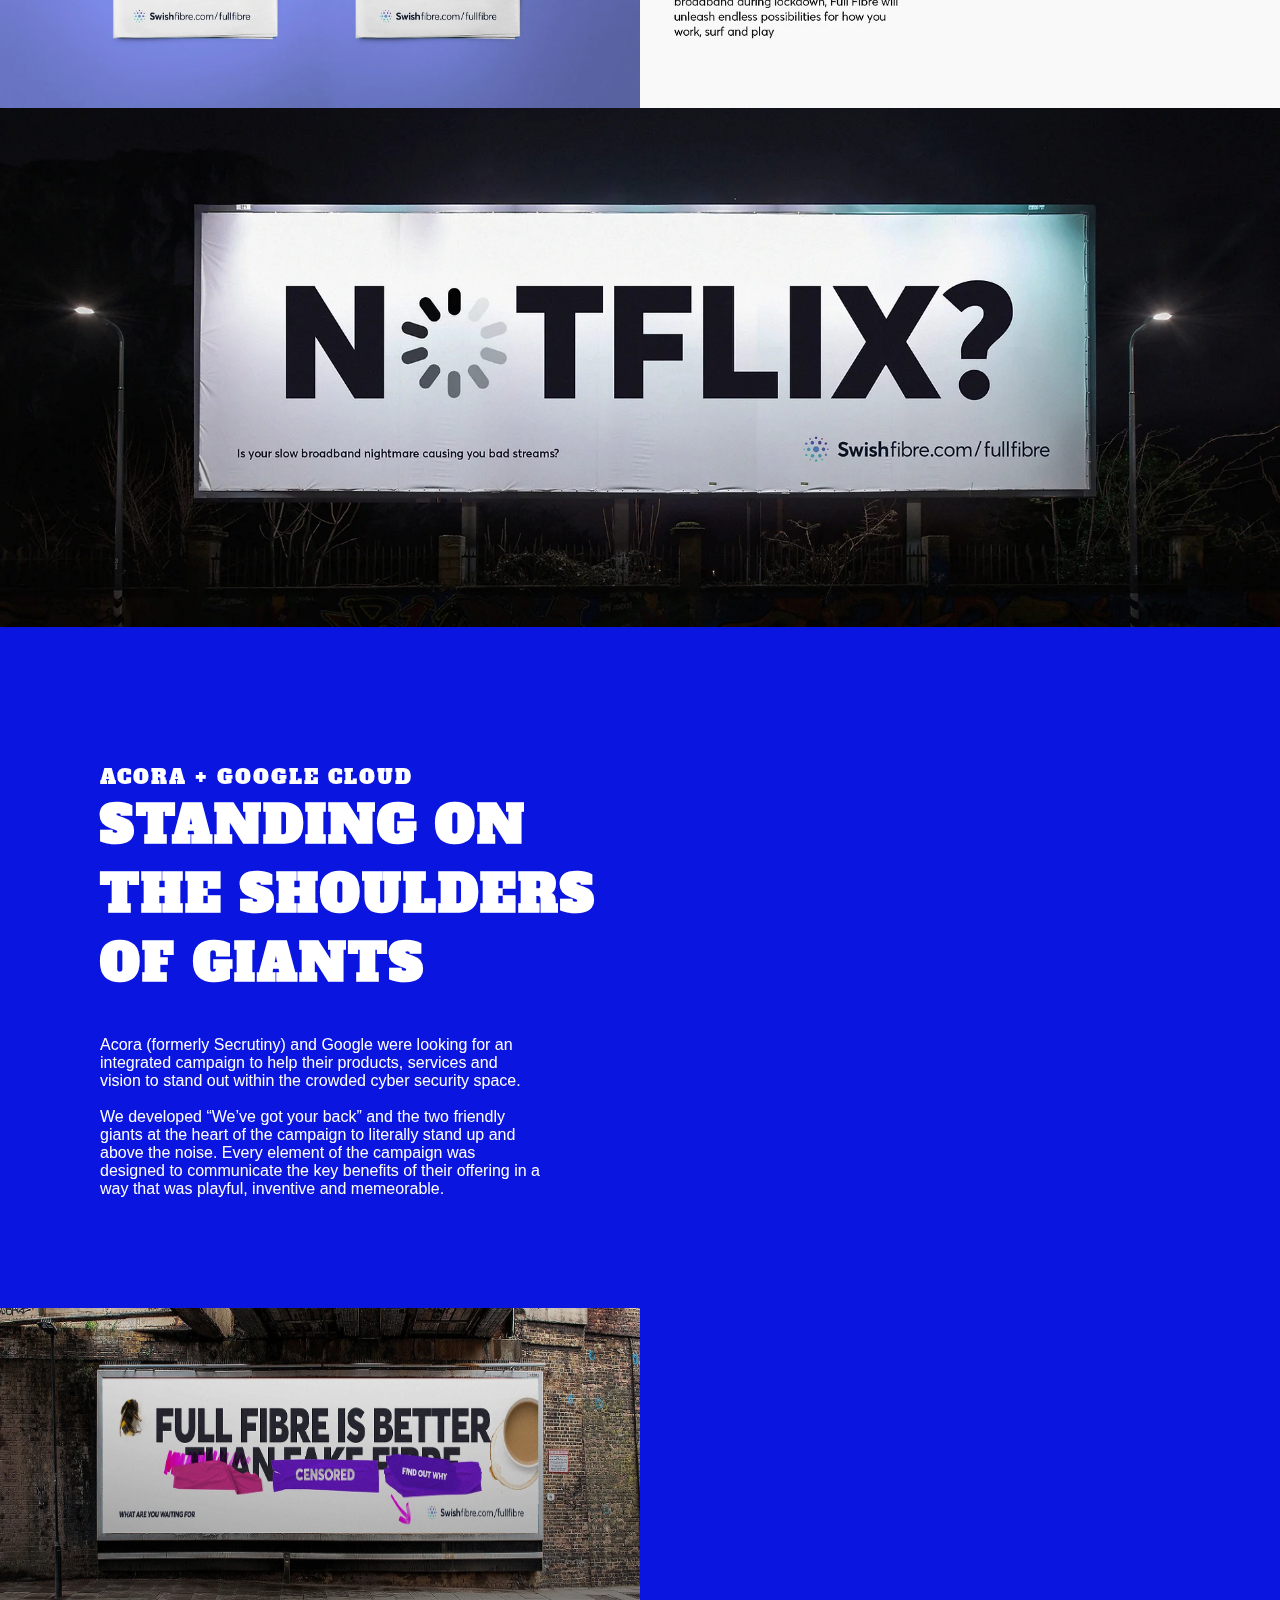
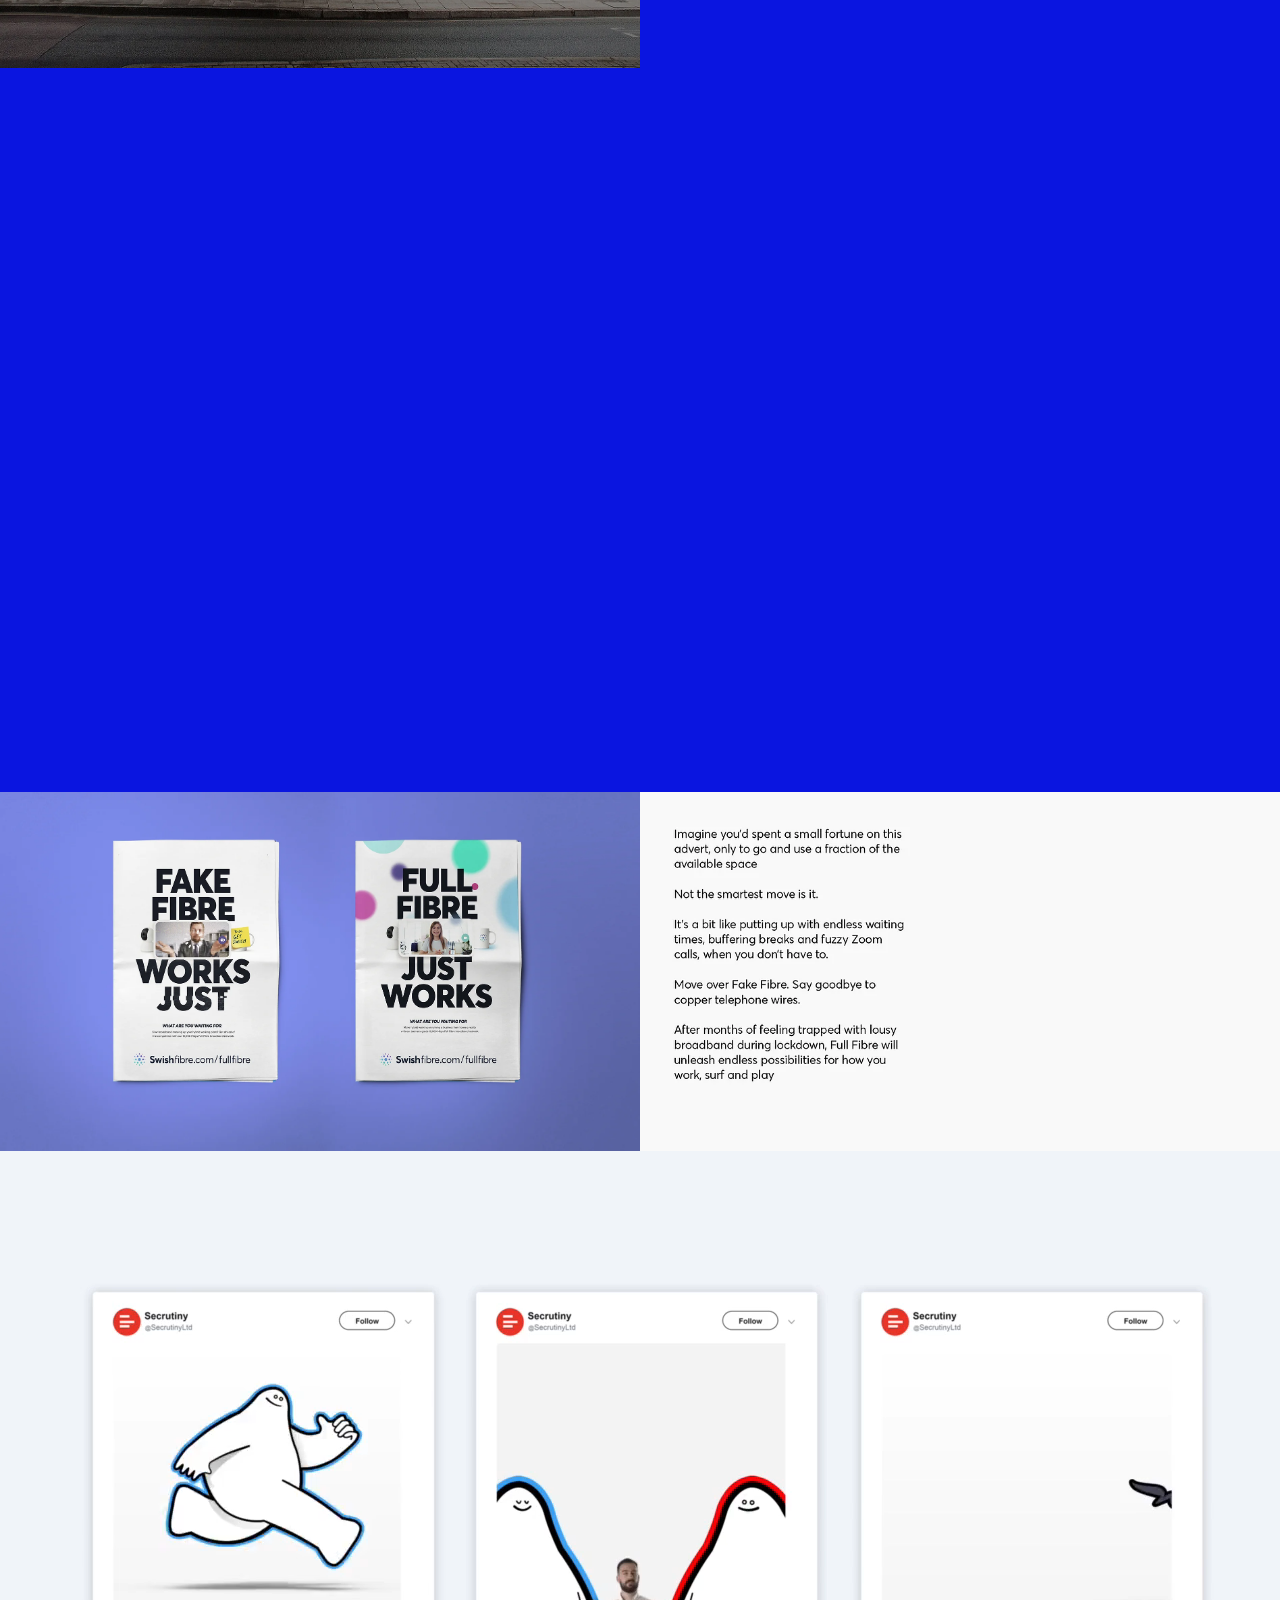
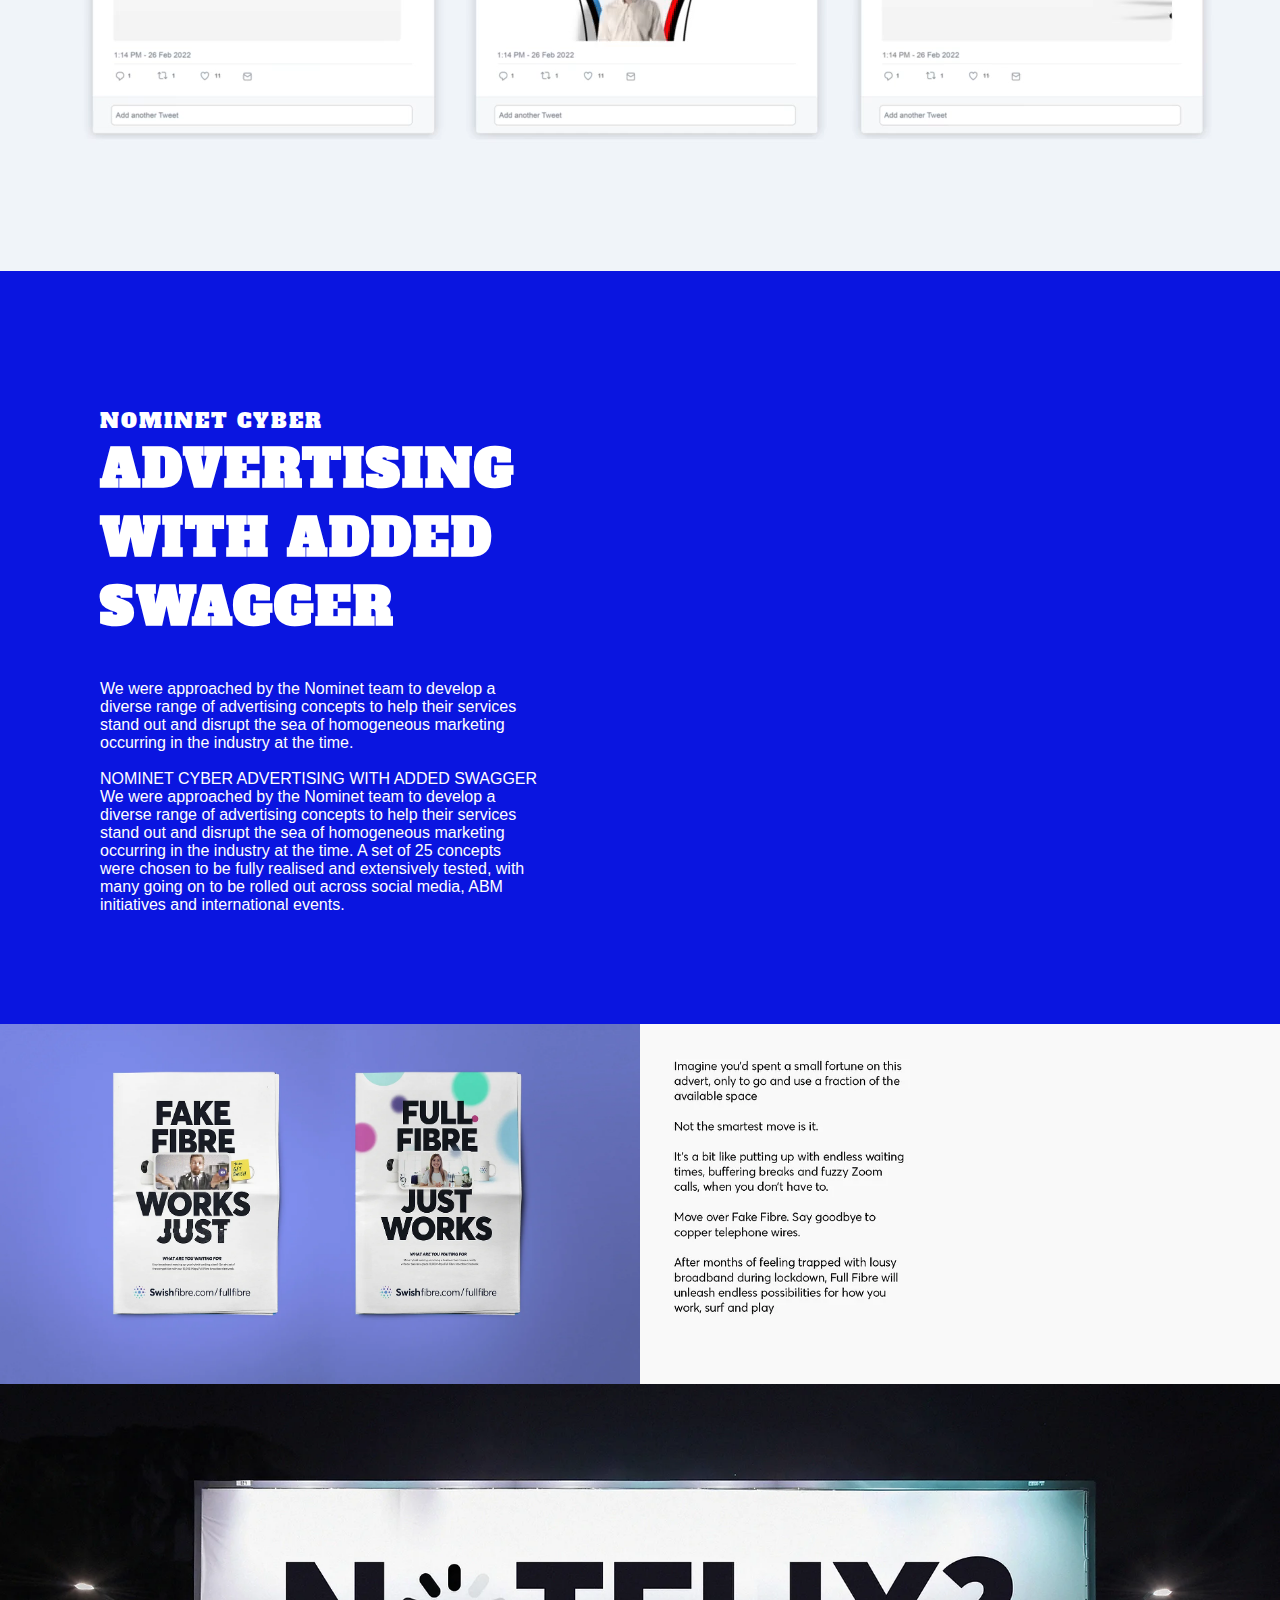
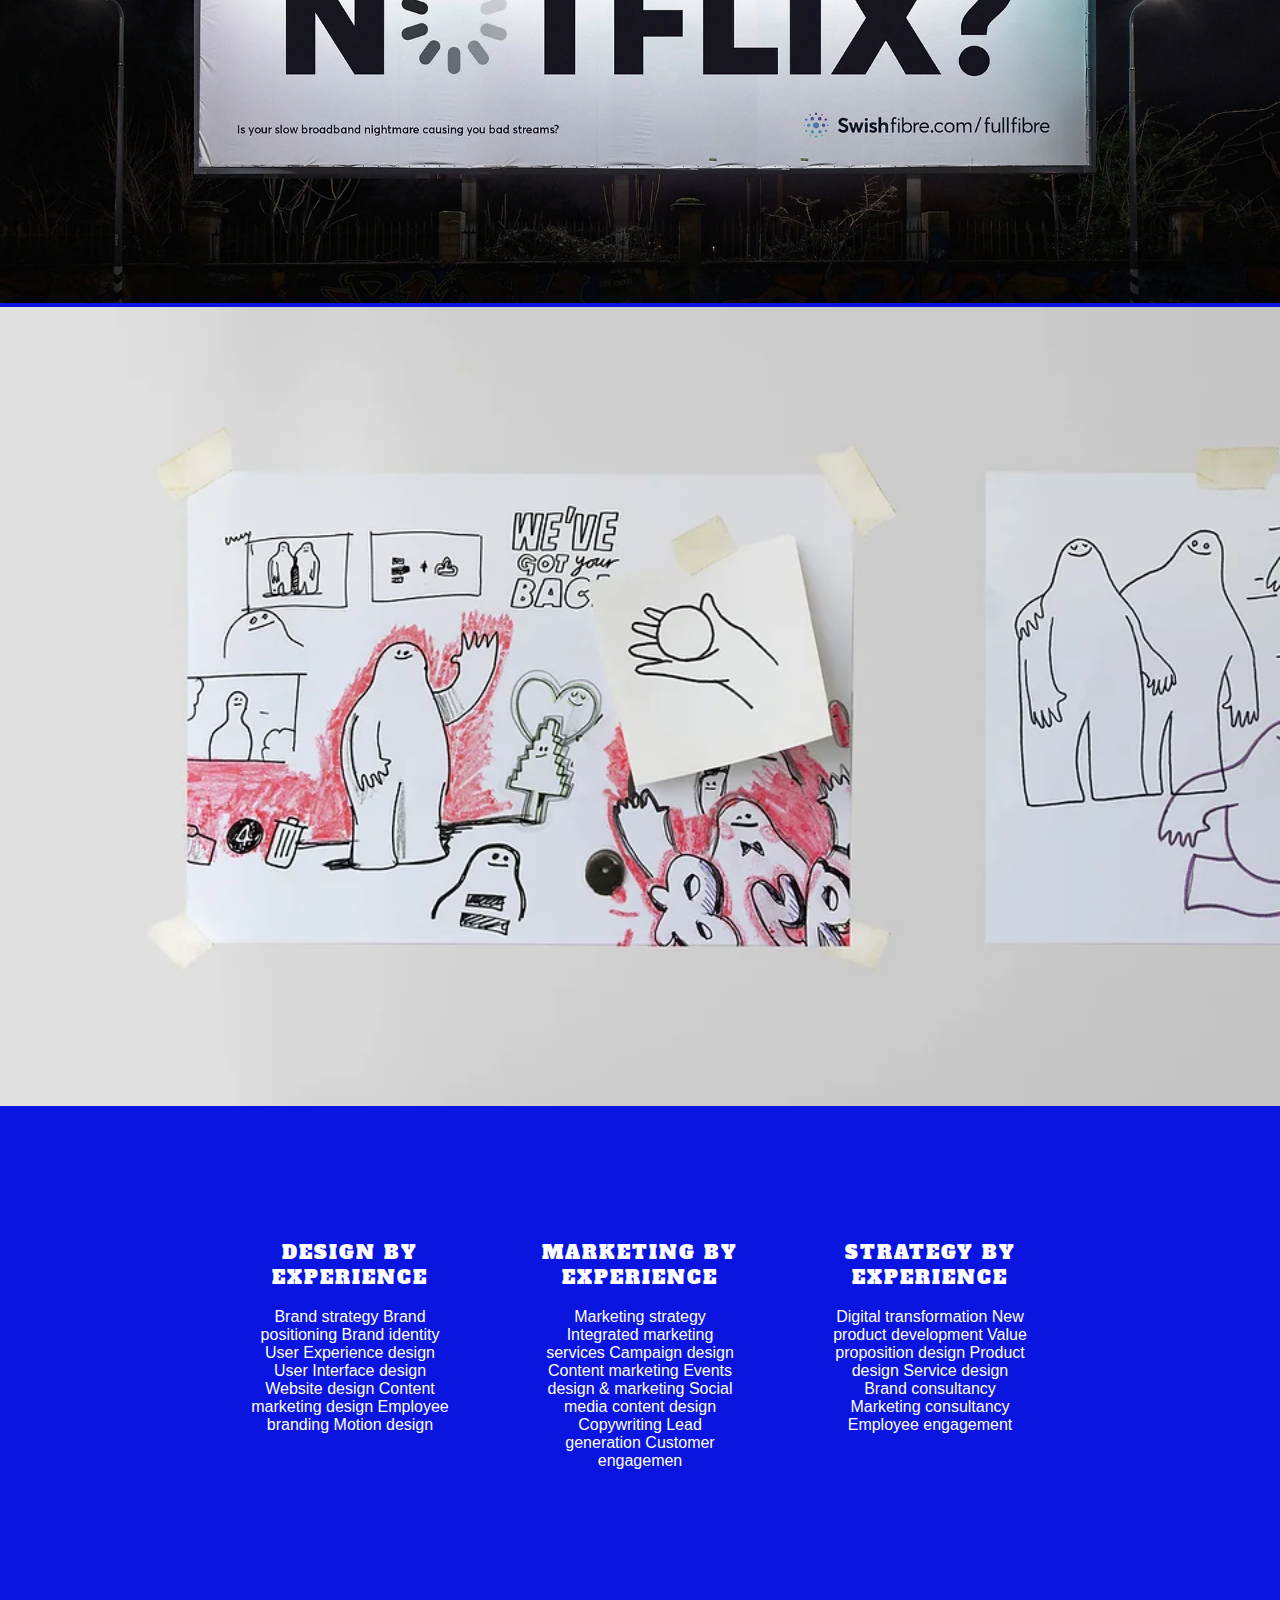
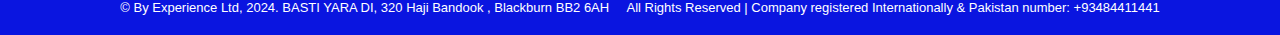
<file: work.html>
<!DOCTYPE html>
<html lang="en">
  <head>
    <meta charset="UTF-8" />
    <meta name="viewport" content="width=device-width, initial-scale=1.0" />
    <link
      rel="stylesheet"
      href="https://cdnjs.cloudflare.com/ajax/libs/font-awesome/6.5.1/css/all.min.css"
      integrity="sha512-DTOQO9RWCH3ppGqcWaEA1BIZOC6xxalwEsw9c2QQeAIftl+Vegovlnee1c9QX4TctnWMn13TZye+giMm8e2LwA=="
      crossorigin="anonymous"
      referrerpolicy="no-referrer"
    />
    <link rel="stylesheet" href="style.css" />
    <title>Document</title>
  </head>
  <body>
    <div class="navbar">
      <div class="logo">
        <h3>BY EXPERIENCE</h3>
      </div>
      <div class="nav">
        <a href="index.html">Home</a><a href="work.html">Work</a
        ><a href="approach.html">Approach</a><a href="about.html">About Us</a
        ><a href="touch.html">Get In Touch</a> <img id="modes" src="svg/moon-regular (1).svg" alt="">
      </div>
      <div class="hamburger">
        <i class="fa-regular fa-bars"></i>
      </div>
    </div>
    <div class="icons">
      <ul>
        <li><i class="fa-brands fa-twitter"></i></li>
        <li><i class="fa-brands fa-instagram"></i></li>
        <li><i class="fa-brands fa-github"></i></li>
        <li><i class="fa-brands fa-linkedin"></i></li>
      </ul>
    </div>
   
      <div class="workcontainer">
    <div class="workimage">
        <img src="images/our work.webp" alt="">
    </div>
    <div class="workcon">
        <span>SWISH FIBRE</span><br>
        <h1>
            CAMPAIGN AGAINST FAKE FIBRE</h1>
            <br>
           <div class="workpara">
            <p>A disruptive wide-scale public interest campaign to alert consumers to the major performance differences between speed-sapping copper-mix ‘Fibre Broadband’ and the superior capabilities of 100% fibre-optic alternatives known as Full Fibre.</p><br>
            <p></p>
                           Comprising several sets of ‘yin and yang’ adverts, each playfully taps into a consumer pain-point such as online gaming, hybrid working and long-winded download and upload waiting times.
                       </p>
                           ​<br> <p>
                           The campaign has subsequently led to Ofcom commissioning proposals to improve broadband information for consumers.</p>
           </div>
    </div>
   <div class="videocon">
    <video src="videos/file (8).mp4" autoplay loop muted height="100%" width="100%"></video>
    <video src="videos/file (9).mp4" autoplay loop muted height="100%" width="100%"></video>
   </div>
   <picture>
    <img src="images/work image.jpg" alt="">
    <img src="images/newsad.webp" alt="">
    
    
  </picture>
  <div class="gridimg">
    <img src="images/newsad.webp" alt="">
    <img src="images/advertcopy.webp" alt="">
  </div>
  <picture>
    <img src="images/notflix.webp" alt="">
  </picture>

     <div class="workcon">
        <span>
          ACORA + GOOGLE CLOUD</span><br>
        <h1>
          STANDING ON THE SHOULDERS OF GIANTS
        </h1>
            <br>
           <div class="workpara">
            <p>Acora (formerly Secrutiny) and Google were looking for an integrated campaign to help their products, services and vision to stand out within the crowded cyber security space.
              </p><br><p>                           We developed “We’ve got your back” and the two friendly giants at the heart of the campaign to literally stand up and above the noise. Every element of the campaign was designed to communicate the key benefits of their offering in a way that was playful, inventive and memeorable.

                      
           </div>
    </div>
    <div class="videocon">
      <img src="images/work image.jpg" height="100%" width="100%"  alt="">
      <video src="videos/file (9).mp4" autoplay loop muted height="100%" width="100%"></video>
     </div>
     <video src="videos/file (4).mp4" autoplay loop muted height="100%" width="100%"></video>
     <div class="gridimg">
      <img src="images/newsad.webp" alt="">
      <img src="images/advertcopy.webp" alt="">
    </div>
    <video src="videos/file (16).mp4" loop muted autoplay height="100%" width="100%"></video>
    <div class="workcon">
      <span>
        
NOMINET CYBER</span><br>
      <h1>
        ADVERTISING WITH ADDED SWAGGER

      </h1>
          <br>
         <div class="workpara">
          <p>We were approached by the Nominet team to develop a diverse range of advertising concepts to help their services stand out and disrupt the sea of homogeneous marketing occurring in the industry at the time.
            </p><br><p>                         
              NOMINET CYBER
              ADVERTISING WITH ADDED SWAGGER
              We were approached by the Nominet team to develop a diverse range of advertising concepts to help their services stand out and disrupt the sea of homogeneous marketing occurring in the industry at the time.
               
              A set of 25 concepts were chosen to be fully realised and extensively tested, with many going on to be rolled out across social media, ABM initiatives and international events.
            </p>  
         </div>
        </div>
         <div class="gridimg">
          <img src="images/newsad.webp" alt="">
          <img src="images/advertcopy.webp" alt="">
        </div>
        <picture>
          <img src="images/notflix.webp" alt="">
        </picture>
        <picture>
          <img src="images/sketches.webp" alt="">
        </picture>

        <div class="cards">
          <div class="card">
            <h3>DESIGN BY EXPERIENCE</h3>
            <br />
            <p>
                Brand strategy
    
                Brand positioning
                
                Brand identity
                
                User Experience design
                
                User Interface design
                
                Website design
                
                Content marketing design
                
                Employee branding
                
                Motion design
            </p>
          </div>
          <div class="card">
            <h3>MARKETING BY EXPERIENCE</h3>
            <br />
            <p>
                Marketing strategy
    
                Integrated marketing services
                
                Campaign design
                
                Content marketing
                
                Events design & marketing
                
                Social media content design
                
                Copywriting
                
                Lead generation
                
                Customer engagemen
            </p>
          </div>
          <div class="card">
            <h3>STRATEGY BY EXPERIENCE</h3>
            <br />
            <p>
                Digital transformation
    
                New product development
                
                Value proposition design
                
                Product design
                
                Service design
                
                Brand consultancy
                
                Marketing consultancy
                
                Employee engagement
            </p>
          </div>
        </div>
    
        <footer>
          <p>
            © By Experience Ltd, 2024. BASTI YARA DI, 320 Haji Bandook , Blackburn
            BB2 6AH &nbsp;&nbsp;&nbsp; All Rights Reserved | Company registered
            Internationally & Pakistan number: +93484411441
          </p>
        </footer>
      </div>
      <script src="script.js"></script>
  </body>
  
  <div class="feedbackimage"><a href="feedback.html"><img src="images/feedback-backup-svgrepo-com.svg"></a>
    <span class="tooltiptext">Feedback</span></div><div class="talkimage"><a href="touch.html"><img src="images/lets talk png.webp" alt=""></a></div>

</html>
</file>
<file: style.css>
@import url("https://fonts.googleapis.com/css2?family=Alfa+Slab+One&display=swap");

* {
  margin: 0;
  padding: 0;
  scroll-behavior: smooth;
  font-family: sans-serif;
}
::-webkit-scrollbar {
  width: 0px;
}
::-webkit-scrollbar-track {
  border-radius: 1px;
}

  
::-webkit-scrollbar-thumb {
  background: #000dff00; 
  border-radius: 19px;
}

::-webkit-scrollbar-thumb:hover {
  background: #a6a7b300; 
}
:root{
  --primary-color:#0a15e0 ;
  --secondary-color: white ;
  
}
.dark-theme{
  --primary-color: black ;
  --secondary-color: gray ;
  filter: grayscale(1);
}


body {
  background-color: var(--primary-color);
  color: var(--secondary-color);
  position: relative;
}

.navbar {
  justify-content: space-between;
  display: flex;
  padding: 20px 50px 20px 50px;
  color: var(--secondary-color);
  position: sticky;
  top: 0;
  background-color: var(--primary-color);
}
.logo {
  letter-spacing: 2px;
  font-family: "Alfa Slab One", serif;
}
.logo h3 {
  font-weight: 100;
  letter-spacing: 2px;
  font-family: "Alfa Slab One", serif;
}
.nav a {
  color: var(--secondary-color);
  padding-left: 20px;
  font-size: large;
  text-decoration: none;
  cursor: pointer;
}
.nav a:hover {
  text-decoration: rgb(3, 3, 224) line-through;
  color: var(--secondary-color);
}
#modes{
  height: 20px;
  width: auto;
  cursor: pointer;
  vertical-align: middle;
  margin-left: 10px;
  color: var(--secondary-color);
}
.nav img{
  height: 20px;
  width: auto;
  cursor: pointer;
  vertical-align: middle;
  margin-left: 10px;
  color: var(--secondary-color);
}
.hamburger {
  display: none;
}
.hero {
  padding: 20px 50px;
  text-align: center;
  margin: 50px 230px;
  padding: 0px 60px;
}
.hero h1 {
  font-size: 50px;
  letter-spacing: 2px;
  font-family: "Alfa Slab One", serif;
}

.icons{
  display: inline;
  position: fixed;
  right: 2%;
  top: 20%;
}
.icons ul{
  display: flex;
  flex-direction: column;
  gap: 10px;
}
.icons li::after{
  content: "<";
  color: var(--secondary-color);
  font-size: 10px;
  vertical-align: middle;
  margin-left: 10px;
}
.icons li{
  list-style: none;
}
.icons i{
  cursor: pointer;
}





.herovideo {
  margin: 70px 30px;

}
.cards {
  display: flex;
  flex-wrap: wrap;
  justify-content: center;
  margin: 100px 0px;
  gap: 30px;
}
.card {
  height: 100%;
  width: 200px;

  text-align: center;
  padding: 30px;
}
.card h3 {
  font-family: "Alfa Slab One", serif;
  letter-spacing: 2px;
  font-weight: 100;
}
.middle {
  padding: 20px 50px;
  text-align: center;
  margin: 100px 230px;
  padding: 0px 60px;
}
.middle h1 {
  font-size: 50px;
  letter-spacing: 2px;
  font-family: "Alfa Slab One", serif;
}

.second {
  padding: 20px 50px;
  text-align: center;
  margin: 100px 230px;
  padding: 0px 60px;
}

.second h1 {
  font-size: 50px;
  letter-spacing: 2px;
  font-family: "Alfa Slab One", serif;
}
.secondvideo {
  display: flex;
  justify-content: center;
  align-items: center;
  flex-wrap: wrap;
  overflow: hidden;
  white-space: nowrap;
}
.videocard {
  height: 100%;
  width: 33%;
  white-space: nowrap;

}
.third {
  padding: 20px 50px;
  text-align: center;
  margin: 100px 230px;
  padding: 0px 60px;
}
.third h1 {
  font-size: 50px;
  letter-spacing: 2px;
  font-family: "Alfa Slab One", serif;
  margin-bottom: 20px;
}
.fourth {
  padding: 20px 50px;
  text-align: center;
  margin: 100px 230px;
  padding: 0px 60px;
}
.fourth h1 {
  font-size: 50px;
  letter-spacing: 2px;
  font-family: "Alfa Slab One", serif;
  margin-bottom: 20px;
}
footer {
  margin: 20px 0px;
  text-align: center;
}
footer p {
  font-size: small;
}
.talkimage {
  position: fixed;
  bottom: 0;
  z-index: 1;
  right: 0;
}
.talkimage img {
  height: 250px;
  width: auto;
}
.feedbackimage {
  position: fixed;
  bottom: 0;
  z-index: 1;
  left: 1;
  margin-left: 1%;
  margin-bottom: 1%;
}
.feedbackimage svg {
  color: #fff;
  height: 50px;
  width: auto;
}

/* ---------------------------touch data ------------------------------ */
/* form{
  display: flex;
  justify-content: center;
  align-items: center;
} */
.touch {
  margin: 0% 20%;
  padding-top: 2%;
}

.touch h1 {
  font-size: 50px;
  letter-spacing: 2px;
  font-family: "Alfa Slab One", serif;
  margin-bottom: 20px;
  text-align: center;
}
.touch p {
  text-align: center;
  margin-bottom: 20px;
}
.touchdata {
  display: flex;
  flex-wrap: wrap;
  justify-content: center;
  align-items: center;
}

.touchdata input {
  height: 30px;
  width: 500px;
  padding: 20px;
  margin: 10px;
  border: 0.5px solid white;
  background-color: var(--primary-color);

  border-radius: 8px;
  color: var(--secondary-color);
}
.touchdata input:hover {
  background-color: transparent;
}
.touchdata textarea {
  height: 70px;
  width: 500px;
  padding: 20px;
  margin: 10px;
  border: 0.5px solid white;
  background-color: var(--primary-color);
  border-radius: 8px;
  color: var(--secondary-color);
}
.touchdata textarea:hover {
  background-color: transparent;
}
.touchdata button {
  padding: 20px 200px;
  margin: 10px;
  text-align: center;
  letter-spacing: 2px;
  font-family: "Alfa Slab One", serif;
  color: var(--secondary-color);
  border: 0.5px solid white;
  background-color: rgb(7, 7, 130);
  border-radius: 8px;
  cursor: pointer;
}
.touchdata button:hover {
  background-color: rgb(16, 16, 163);
}
::placeholder {
  color: var(--secondary-color);
  font-size: 12px;
  opacity: 0.8;
}
/* -------------about page----------------------- */

.aboutpage {
  padding: 20px 50px;
  text-align: center;
  margin: 100px 230px;
  padding: 0px 60px;
  height: 100vh;
}
.aboutpage h1 {
  font-size: 50px;
  letter-spacing: 2px;
  font-family: "Alfa Slab One", serif;
  margin-bottom: 20px;
}
footer {
  margin: 20px 0px;
  text-align: center;
}
footer p {
  font-size: small;
}

/* ------------approach ------------------ */

.approachmain {
  margin: 80px 80px;
}
.approachmain h1 {
  font-size: 50px;
  letter-spacing: 2px;
  font-family: "Alfa Slab One", serif;
  margin-bottom: 20px;
  text-align: start;
}
.approachmain p {
  text-align: start;
  margin-bottom: 20px;
  margin-right: 40%;
}
.approachscnd {
  margin: 80px 80px;
}
.approachscnd h1 {
  font-size: 50px;
  letter-spacing: 2px;
  font-family: "Alfa Slab One", serif;
  margin-bottom: 20px;
  text-align: start;
}
.approachscnd p {
  text-align: start;
  margin-bottom: 20px;
  margin-right: 40%;
}
.approachscndtwo {
  margin: 80px 80px;
}
.approachscndtwo h1 {
  font-size: 50px;
  letter-spacing: 2px;
  font-family: "Alfa Slab One", serif;
  margin-bottom: 20px;
  text-align: start;
}
.approachscndtwo p {
  text-align: start;
  margin-bottom: 20px;
  margin-right: 40%;
}

.approachscndthree {
  margin: 80px 80px;
}
.approachscndthree h1 {
  font-size: 50px;
  letter-spacing: 2px;
  font-family: "Alfa Slab One", serif;
  margin-bottom: 20px;
  text-align: start;
}
.approachscndthree p {
  text-align: start;
  margin-bottom: 20px;
  margin-right: 40%;
}
/* --------------------work--------------------- */
.workimage {
  margin: 0% 25%;
}
.workimage img {
  object-fit: cover;
  object-position: 50% 50%;
  width: 100%;
}
.workcon {
  margin: 132px 670px 110px 100px;
}
.workcon h1 {
  font-size: 50px;
  letter-spacing: 2px;
  font-family: "Alfa Slab One", serif;
  margin-bottom: 20px;
  text-align: start;
}
.workcon span {
  font-size: 20px;
  letter-spacing: 2px;
  font-family: "Alfa Slab One", serif;
  text-align: start;
}
.workpara {
  margin-right: 70px;
}
.videocon {
  display: grid;
  grid-template-columns: repeat(2, 1fr);
}
picture img {
  object-fit: cover;
  object-position: 50% 50%;
  width: 100%;
  z-index: 1;
  overflow: hidden;
}
.gridimg {
  display: grid;
  grid-template-columns: repeat(2, 1fr);
}
.gridimg img {
  height: 100%;
  width: 100%;
}

/* -----------------feedback----------------------- */

.panel-container {
  background-color: #12192c;
  box-shadow: 0 0 10px rgba(255, 255, 255, 0.3);
  border-radius: 15px;
  font-size: 90%;
  display: flex;
  flex-direction: column;
  justify-content: center;
  align-items: center;
  text-align: center;
  padding: 30px;
  max-width: 400px;
  color: var(--secondary-color);
  margin: 10% auto 2% auto;
}

.panel-container strong {
  line-height: 20px;
}

.ratings-container {
  display: flex;
  margin: 20px 0;
}

.rating {
  flex: 1;
  cursor: pointer;
  padding: 20px;
  margin: 10px 5px;
}

.rating:hover,
.rating.active {
  border-radius: 4px;
  box-shadow: 0 0 10px rgba(255, 254, 254, 0.388);
}

.rating i {
  width: 40px;
}

.rating small {
  color: #fff;
  display: inline-block;
  margin: 10px 0 0;
}

.rating:hover small,
.rating.active small {
  color: #8f94fb;
}
.feedbackmsg {
  height: 80px;
  width: 100%;
}
.feedbackmsg textarea {
  background-color: #12192c;
  border: none;
  height: 30px;
  width: 200px;
  padding: 20px;
  box-shadow: 0 0 10px rgba(255, 255, 255, 0.3);
  color: var(--secondary-color);
}

.btn {
  background-color: #8f94fb;
  color: #000;
  border: 0;
  border-radius: 4px;
  padding: 12px 30px;
  cursor: pointer;
}

.btn:focus {
  outline: 0;
}

.btn:active {
  transform: scale(0.98);
}
.btn:hover {
  color: #fff;
  border-radius: 4px;
  box-shadow: 0 0 10px rgba(255, 254, 254, 0.388);
}

.credit a {
  text-decoration: none;
  color: #fff;
}
.credit h1 {
  font-size: small;
}

.credit {
  text-align: center;
}



.tooltiptext {
  visibility: hidden;
  width: 120px;
  background-color: var(--secondary-color);
  color: #0a15e0;
  border: 1px solid #0a15e0;
  text-align: center;
  padding: 5px 0;
  border-radius: 6px;
  margin-left: 5px;
  
 font-size: small;
  position: absolute;
  z-index: 1;
}

.feedbackimage:hover .tooltiptext {
  visibility: visible;
}



.marquee{
  display: flex;
  justify-content: center;
  align-items: center ;
  width:100vw;
  height: 10vh;
  color: black;
  overflow: hidden;
  z-index: 0;
}
.marqueecon{
  list-style: none;
  display: flex;
  height: 100%;
  animation: scrolling 40s linear infinite ;
  gap: 30px;
  z-index: 0;
}
@keyframes scrolling {
  0%{transform: translateX(0);}
  100%{
    transform: translateX(-100vw);
  }
}
.marqueecon img{
  display: flex;
  justify-content: center;
  align-items: center;
  list-style: none;
  width: auto;
  flex-shrink: 0;
  font-size: 5rem;
  white-space: nowrap;
}
.marqueecon video{
  display: flex;
  justify-content: center;
  align-items: center;
  list-style: none;
  width: auto;
  flex-shrink: 0;
  font-size: 5rem;
  white-space: nowrap;
}

@media (max-width:769px) {
  .nav a{
    display: none;
  }
  .hero{
    padding: 20px 50px;
  text-align: center;
  margin: 50px 80px;
  padding: 0px 60px;
  }
  .hero h1 {
    font-size: 30px;
    letter-spacing: 2px;
    font-family: "Alfa Slab One", serif;
  }
  .hero p{
    font-size: 10px;
  }
  .middle{
    padding: 20px 50px;
  text-align: center;
  margin: 50px 80px;
  padding: 0px 60px;
  }
  .middle h1 {
    font-size: 30px;
    letter-spacing: 2px;
    font-family: "Alfa Slab One", serif;
  }
  
  .middle p{
    font-size: 15px;
  }
  .second{
    padding: 20px 50px;
  text-align: center;
  margin: 50px 80px;
  padding: 0px 60px;
  }
  .second h1 {
    font-size: 30px;
    letter-spacing: 2px;
    font-family: "Alfa Slab One", serif;
    
  }
  .second p{
    font-size: 15px;
  }
  .third{
    padding: 20px 50px;
  text-align: center;
  margin: 50px 80px;
  padding: 0px 60px;
  }
  .third h1 {
    font-size: 30px;
    letter-spacing: 2px;
    font-family: "Alfa Slab One", serif;
  }
  .third p{
    font-size: 15px;
  }
  .fourth{
    padding: 20px 50px;
  text-align: center;
  margin: 50px 80px;
  padding: 0px 60px;
  }
  .fourth h1 {
    font-size: 30px;
    letter-spacing: 2px;
    font-family: "Alfa Slab One", serif;
  }
  .fourth p{
    font-size: 15px;
  }
  footer {
    margin: 20px 0px;
    text-align: center;
  }
  footer p {
    font-size: 10px;
  }
  
.talkimage img {
  height: 70px;
  width: auto;
}
.feedbackimage {
  position: fixed;
  bottom: 0;
  z-index: 1;
  left: 1;
  margin-left: 1%;
  margin-bottom: 1%;
}
.feedbackimage svg {
  color: #fff;
  height: 10px;
  width: auto;
}

}



@media (max-width:590px) {
  .nav a{
    display: none;
  }
  .hero{
    padding: 20px 50px;
  text-align: center;
  margin: 50px 80px;
  padding: 0px 60px;
  }
  .hero h1 {
    font-size: 25px;
    letter-spacing: 2px;
    font-family: "Alfa Slab One", serif;
  }
  .hero p{
    font-size: 10px;
  }
  .middle{
    padding: 20px 50px;
  text-align: center;
  margin: 50px 80px;
  padding: 0px 60px;
  }
  .middle h1 {
    font-size: 25px;
    letter-spacing: 2px;
    font-family: "Alfa Slab One", serif;
  }
  
  .middle p{
    font-size: 15px;
  }
  .second{
    padding: 20px 50px;
  text-align: center;
  margin: 50px 80px;
  padding: 0px 60px;
  }
  .second h1 {
    font-size: 25px;
    letter-spacing: 2px;
    font-family: "Alfa Slab One", serif;
    
  }
  .second p{
    font-size: 15px;
  }
  .third{
    padding: 20px 50px;
  text-align: center;
  margin: 50px 80px;
  padding: 0px 60px;
  }
  .third h1 {
    font-size: 25px;
    letter-spacing: 2px;
    font-family: "Alfa Slab One", serif;
  }
  .third p{
    font-size: 15px;
  }
  .fourth{
    padding: 20px 50px;
  text-align: center;
  margin: 50px 80px;
  padding: 0px 60px;
  }
  .fourth h1 {
    font-size: 25px;
    letter-spacing: 2px;
    font-family: "Alfa Slab One", serif;
  }
  .fourth p{
    font-size: 15px;
  }
  footer {
    margin: 20px 0px;
    text-align: center;
  }
  footer p {
    font-size: 10px;
  }
  
.talkimage img {
  height: 70px;
  width: auto;
}
.feedbackimage {
  position: fixed;
  bottom: 0;
  z-index: 1;
  left: 1;
  margin-left: 1%;
  margin-bottom: 1%;
}
.feedbackimage svg {
  color: #fff;
  height: 10px;
  width: auto;
}

}


@media (max-width:426px) {
  .nav a{
    display: none;
  }
  .hero{
    padding: 20px 50px;
  text-align: center;
  margin: 20px 10px;
  padding: 0px 60px;
  }
  .hero h1 {
    font-size: 20px;
    letter-spacing: 2px;
    font-family: "Alfa Slab One", serif;
  }
  .hero p{
    font-size: 10px;
  }
  .middle{
    padding: 20px 50px;
  text-align: center;
  margin: 20px 10px;
  padding: 0px 60px;
  }
  .middle h1 {
    font-size: 20px;
    letter-spacing: 2px;
    font-family: "Alfa Slab One", serif;
  }
  
  .middle p{
    font-size: 15px;
  }
  .second{
    padding: 20px 50px;
  text-align: center;
  margin: 20px 10px;
  padding: 0px 60px;
  }
  .second h1 {
    font-size: 20px;
    letter-spacing: 2px;
    font-family: "Alfa Slab One", serif;
    
  }
  .second p{
    font-size: 15px;
  }
  .third{
    padding: 20px 50px;
  text-align: center;
  margin: 20px 10px;
  padding: 0px 60px;
  }
  .third h1 {
    font-size: 20px;
    letter-spacing: 2px;
    font-family: "Alfa Slab One", serif;
  }
  .third p{
    font-size: 15px;
  }
  .fourth{
    padding: 20px 50px;
  text-align: center;
  margin: 20px 10px;
  padding: 0px 60px;
  }
  .fourth h1 {
    font-size: 20px;
    letter-spacing: 2px;
    font-family: "Alfa Slab One", serif;
  }
  .fourth p{
    font-size: 15px;
  }
  footer {
    margin: 20px 0px;
    text-align: center;
  }
  footer p {
    font-size: 10px;
  }
  
.talkimage img {
  height: 70px;
  width: auto;
}
.feedbackimage {
  position: fixed;
  bottom: 0;
  z-index: 1;
  left: 1;
  margin-left: 1%;
  margin-bottom: 1%;
}
.feedbackimage svg {
  color: #fff;
  height: 10px;
  width: auto;
}

}



@media (max-width:426px) {
  .nav a{
    display: none;
  }
  .hero{
    padding: 20px 50px;
  text-align: center;
  margin: 60px 10px;
  padding: 0px 30px;
  }
  .hero h1 {
    font-size: 20px;
    letter-spacing: 2px;
    font-family: "Alfa Slab One", serif;
  }
  .hero p{
    font-size: 10px;
  }
  .middle{
    padding: 20px 50px;
  text-align: center;
  margin: 20px 10px;
  padding: 0px 60px;
  }
  .middle h1 {
    font-size: 20px;
    letter-spacing: 2px;
    font-family: "Alfa Slab One", serif;
  }
  
  .middle p{
    font-size: 15px;
  }
  .second{
    padding: 20px 50px;
  text-align: center;
  margin: 20px 10px;
  padding: 0px 60px;
  }
  .second h1 {
    font-size: 20px;
    letter-spacing: 2px;
    font-family: "Alfa Slab One", serif;
    
  }
  .second p{
    font-size: 15px;
  }
  .third{
    padding: 20px 50px;
  text-align: center;
  margin: 20px 10px;
  padding: 0px 60px;
  }
  .third h1 {
    font-size: 20px;
    letter-spacing: 2px;
    font-family: "Alfa Slab One", serif;
  }
  .third p{
    font-size: 15px;
  }
  .fourth{
    padding: 20px 50px;
  text-align: center;
  margin: 20px 10px;
  padding: 0px 60px;
  }
  .fourth h1 {
    font-size: 20px;
    letter-spacing: 2px;
    font-family: "Alfa Slab One", serif;
  }
  .fourth p{
    font-size: 15px;
  }
  footer {
    margin: 20px 0px;
    text-align: center;
  }
  footer p {
    font-size: 10px;
  }
  
.talkimage img {
  height: 70px;
  width: auto;
}
.feedbackimage {
  position: fixed;
  bottom: 0;
  z-index: 1;
  left: 1;
  margin-left: 1%;
  margin-bottom: 1%;
}
.feedbackimage svg {
  color: #fff;
  height: 10px;
  width: auto;
}

}
/* 

@media (max-width:2561px) {

  
.hero {
  padding: 20px 50px;
  text-align: center;
  margin: 7% 20%;
  padding: 0px 60px;
}
.hero h1 {
  font-size: 90px;
  letter-spacing: 2px;
  font-family: "Alfa Slab One", serif;
}

.icons{
  display: inline;
  position: fixed;
  right: 2%;
  top: 20%;
}
.icons ul{
  display: flex;
  flex-direction: column;
  gap: 10px;
}
.icons li::after{
  content: "<";
  color: var(--secondary-color);
  font-size: 10px;
  vertical-align: middle;
  margin-left: 10px;
}
.icons li{
  list-style: none;
}
.icons i{
  cursor: pointer;
  font-size: 20px;
}





.herovideo {
  margin: 70px 30px;

}
.cards {
  display: flex;
  flex-wrap: wrap;
  justify-content: center;
  margin: 100px 0px;
  gap: 30px;
}
.card {
  height: 100%;
  width: 400px;
  text-align: center;
  padding: 30px;
}
.card h3 {
  font-family: "Alfa Slab One", serif;
  letter-spacing: 2px;
  font-weight: 100;
  font-size: 40px;
}
.card p{
  font-size: 25px;
}
.middle {
  padding: 20px 50px;
  text-align: center;
  margin: 7% 20%;
  padding: 0px 60px;
}
.middle h1 {
  font-size: 90px;
  letter-spacing: 2px;
  font-family: "Alfa Slab One", serif;
}
.middle p{
  font-size: 35px;
}
.second {
  padding: 20px 50px;
  text-align: center;
  margin: 7% 20%;
  padding: 0px 60px;
}
.second h1 {
  font-size: 90px;
  letter-spacing: 2px;
  font-family: "Alfa Slab One", serif;
}
.second p{
  font-size: 35px;
}
.secondvideo {
  display: flex;
  justify-content: center;
  align-items: center;
  flex-wrap: wrap;
  overflow: hidden;
  white-space: nowrap;
}
.videocard {
  height: 100%;
  width: 33%;
  white-space: nowrap;

}.third {
  padding: 20px 50px;
  text-align: center;
  margin: 7% 20%;
  padding: 0px 60px;
}
.third h1 {
  font-size: 90px;
  letter-spacing: 2px;
  font-family: "Alfa Slab One", serif;
}
.third p{
  font-size: 35px;
}
.fourth {
  padding: 20px 50px;
  text-align: center;
  margin: 7% 20%;
  padding: 0px 60px;
}
.fourth h1 {
  font-size: 90px;
  letter-spacing: 2px;
  font-family: "Alfa Slab One", serif;
}
.fourth p{
  font-size: 35px;
}
footer {
  margin: 20px 40px;
  text-align: center;
}
footer p {
  font-size: large;
}
.talkimage {
  position: fixed;
  bottom: 0;
  z-index: 1;
  right: 0;
}
.talkimage img {
  height: 350px;
  width: auto;
}
.feedbackimage {
  position: fixed;
  bottom: 0;
  z-index: 1;
  left: 1;
  margin-left: 1%;
  margin-bottom: 1%;
}
.feedbackimage svg {
  color: #fff;
  height: 70px;
  width: auto;
}
}



@media (max-width:1025px) {
  
.nav a {
  color: var(--secondary-color);
  padding-left: 20px;
  font-size: large;
  text-decoration: none;
  cursor: pointer;
}
.nav a:hover {
  text-decoration: rgb(3, 3, 224) line-through;
  color: var(--secondary-color);
}
#modes{
  height: 20px;
  width: auto;
  cursor: pointer;
  vertical-align: middle;
  margin-left: 10px;
  color: var(--secondary-color);
}
.nav img{
  height: 20px;
  width: auto;
  cursor: pointer;
  vertical-align: middle;
  margin-left: 10px;
  color: var(--secondary-color);
}
.hamburger {
  display: none;
}
.hero {
  padding: 20px 50px;
  text-align: center;
  margin: 50px 230px;
  padding: 0px 60px;
}
.hero h1 {
  font-size: 50px;
  letter-spacing: 2px;
  font-family: "Alfa Slab One", serif;
}

.icons{
  display: inline;
  position: fixed;
  right: 2%;
  top: 20%;
}
.icons ul{
  display: flex;
  flex-direction: column;
  gap: 10px;
}
.icons li::after{
  content: "<";
  color: var(--secondary-color);
  font-size: 10px;
  vertical-align: middle;
  margin-left: 10px;
}
.icons li{
  list-style: none;
}
.icons i{
  cursor: pointer;
}





.herovideo {
  margin: 70px 30px;

}
.cards {
  display: flex;
  flex-wrap: wrap;
  justify-content: center;
  margin: 100px 0px;
  gap: 30px;
}
.card {
  height: 100%;
  width: 200px;

  text-align: center;
  padding: 30px;
}
.card h3 {
  font-family: "Alfa Slab One", serif;
  letter-spacing: 2px;
  font-weight: 100;
}
.middle {
  padding: 20px 50px;
  text-align: center;
  margin: 100px 230px;
  padding: 0px 60px;
}
.middle h1 {
  font-size: 50px;
  letter-spacing: 2px;
  font-family: "Alfa Slab One", serif;
}

.second {
  padding: 20px 50px;
  text-align: center;
  margin: 100px 230px;
  padding: 0px 60px;
}

.second h1 {
  font-size: 50px;
  letter-spacing: 2px;
  font-family: "Alfa Slab One", serif;
}
.secondvideo {
  display: flex;
  justify-content: center;
  align-items: center;
  flex-wrap: wrap;
  overflow: hidden;
  white-space: nowrap;
}
.videocard {
  height: 100%;
  width: 33%;
  white-space: nowrap;

}
.third {
  padding: 20px 50px;
  text-align: center;
  margin: 100px 230px;
  padding: 0px 60px;
}
.third h1 {
  font-size: 50px;
  letter-spacing: 2px;
  font-family: "Alfa Slab One", serif;
  margin-bottom: 20px;
}
.fourth {
  padding: 20px 50px;
  text-align: center;
  margin: 100px 230px;
  padding: 0px 60px;
}
.fourth h1 {
  font-size: 50px;
  letter-spacing: 2px;
  font-family: "Alfa Slab One", serif;
  margin-bottom: 20px;
}
footer {
  margin: 20px 0px;
  text-align: center;
}
footer p {
  font-size: small;
}
.talkimage {
  position: fixed;
  bottom: 0;
  z-index: 1;
  right: 0;
}
.talkimage img {
  height: 250px;
  width: auto;
}
.feedbackimage {
  position: fixed;
  bottom: 0;
  z-index: 1;
  left: 1;
  margin-left: 1%;
  margin-bottom: 1%;
}
.feedbackimage svg {
  color: #fff;
  height: 50px;
  width: auto;
}

} */
</file>
